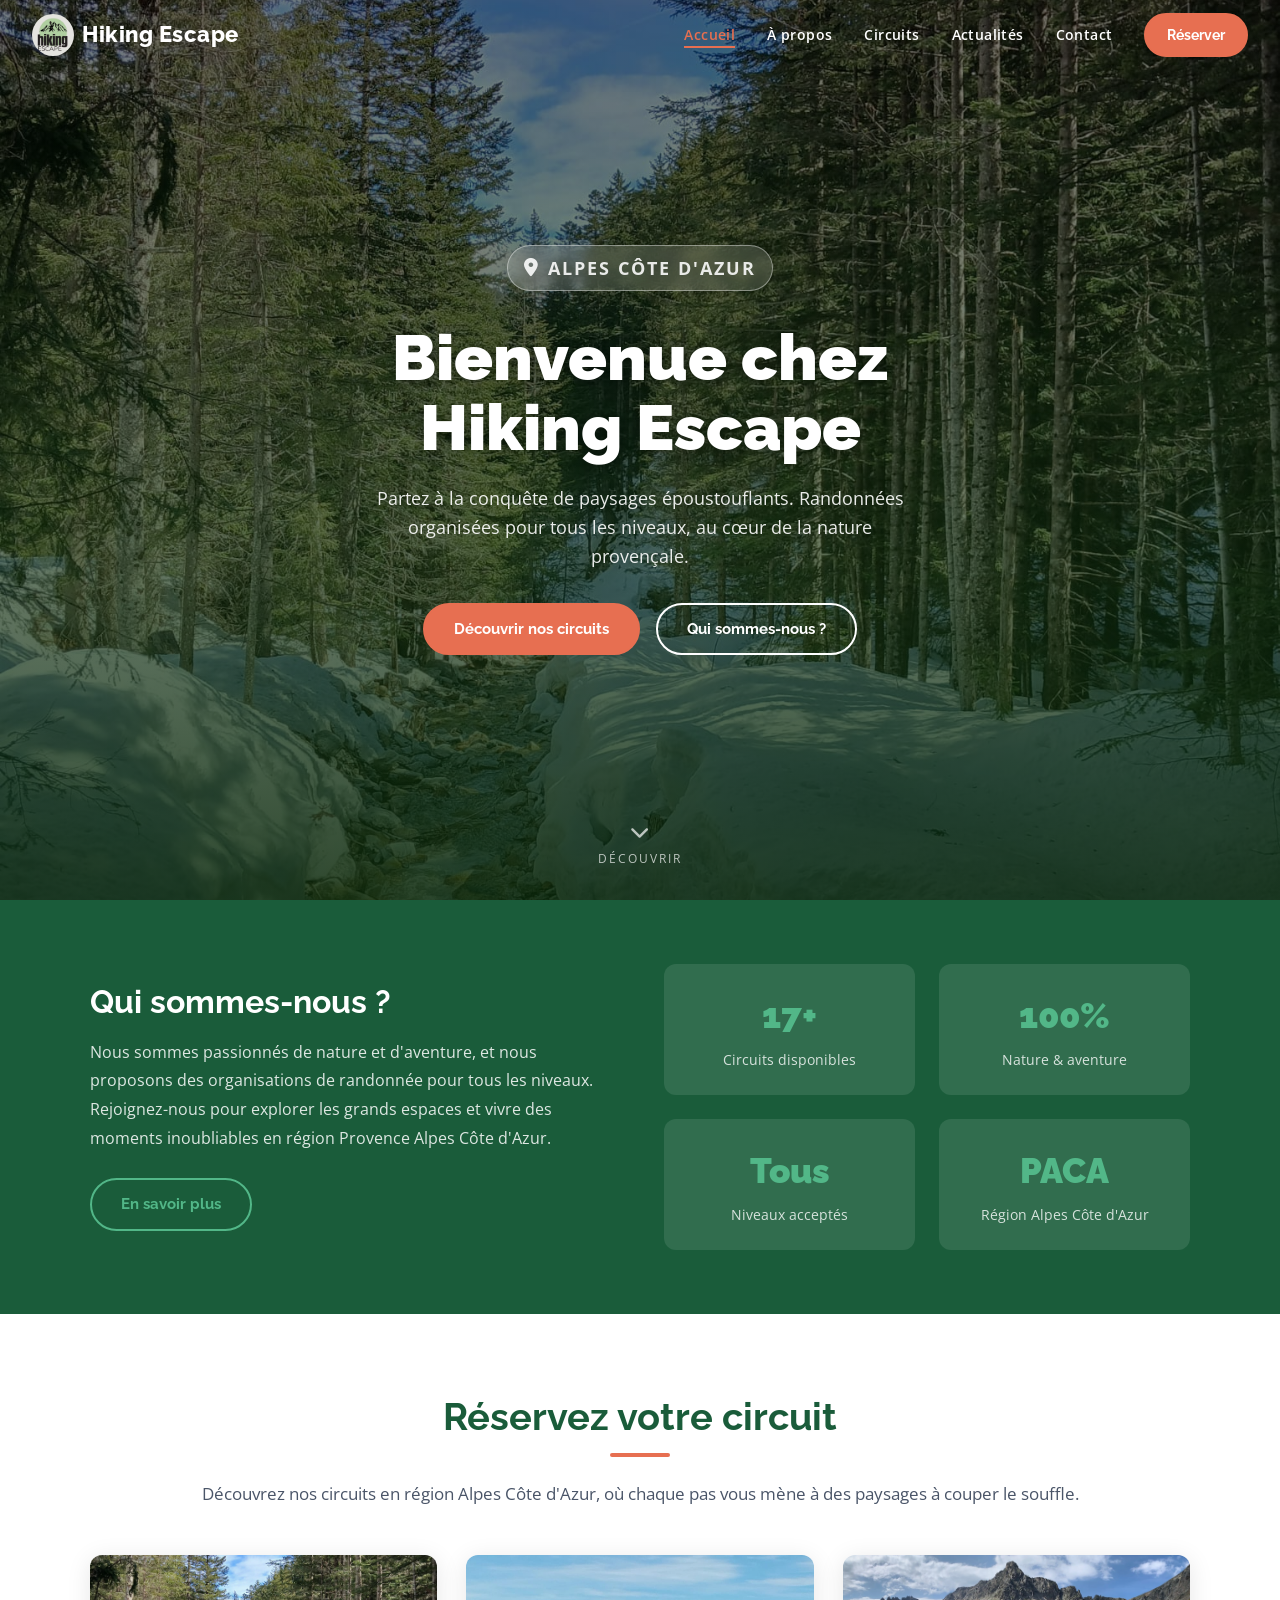
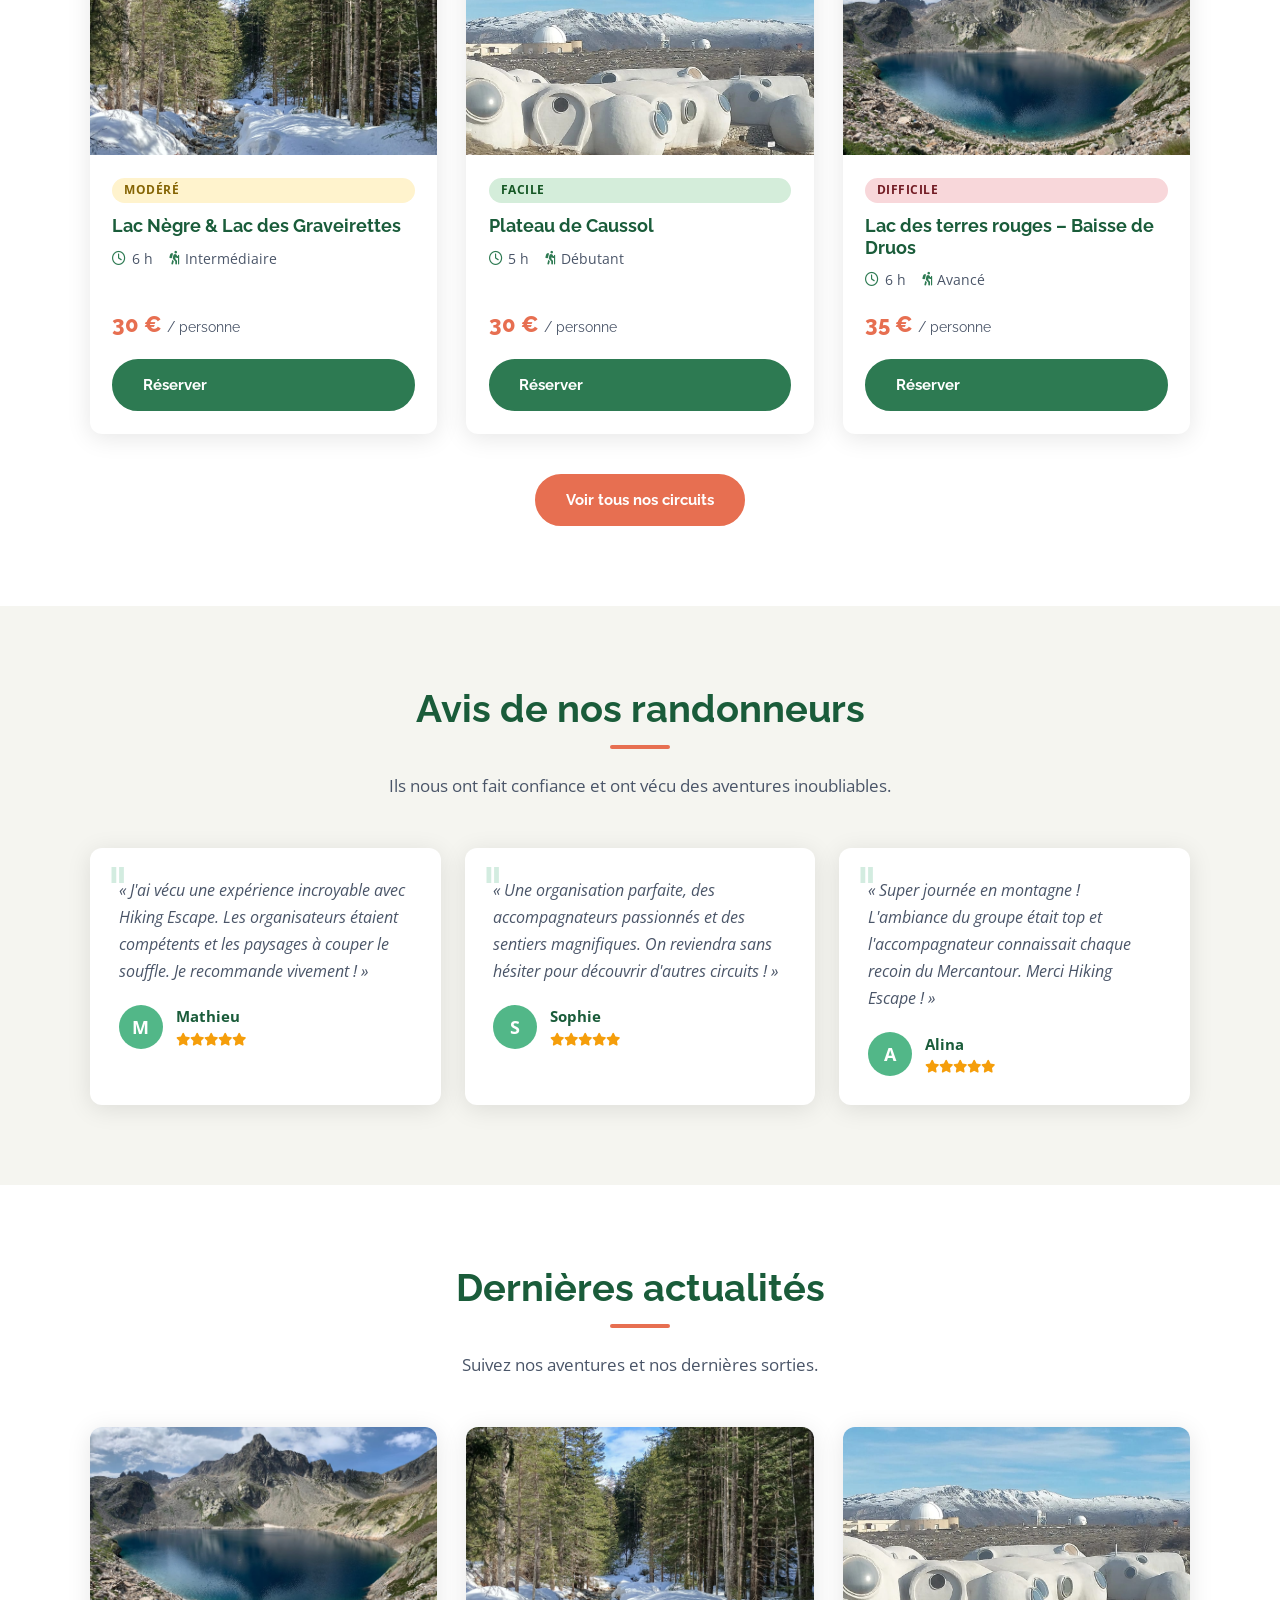
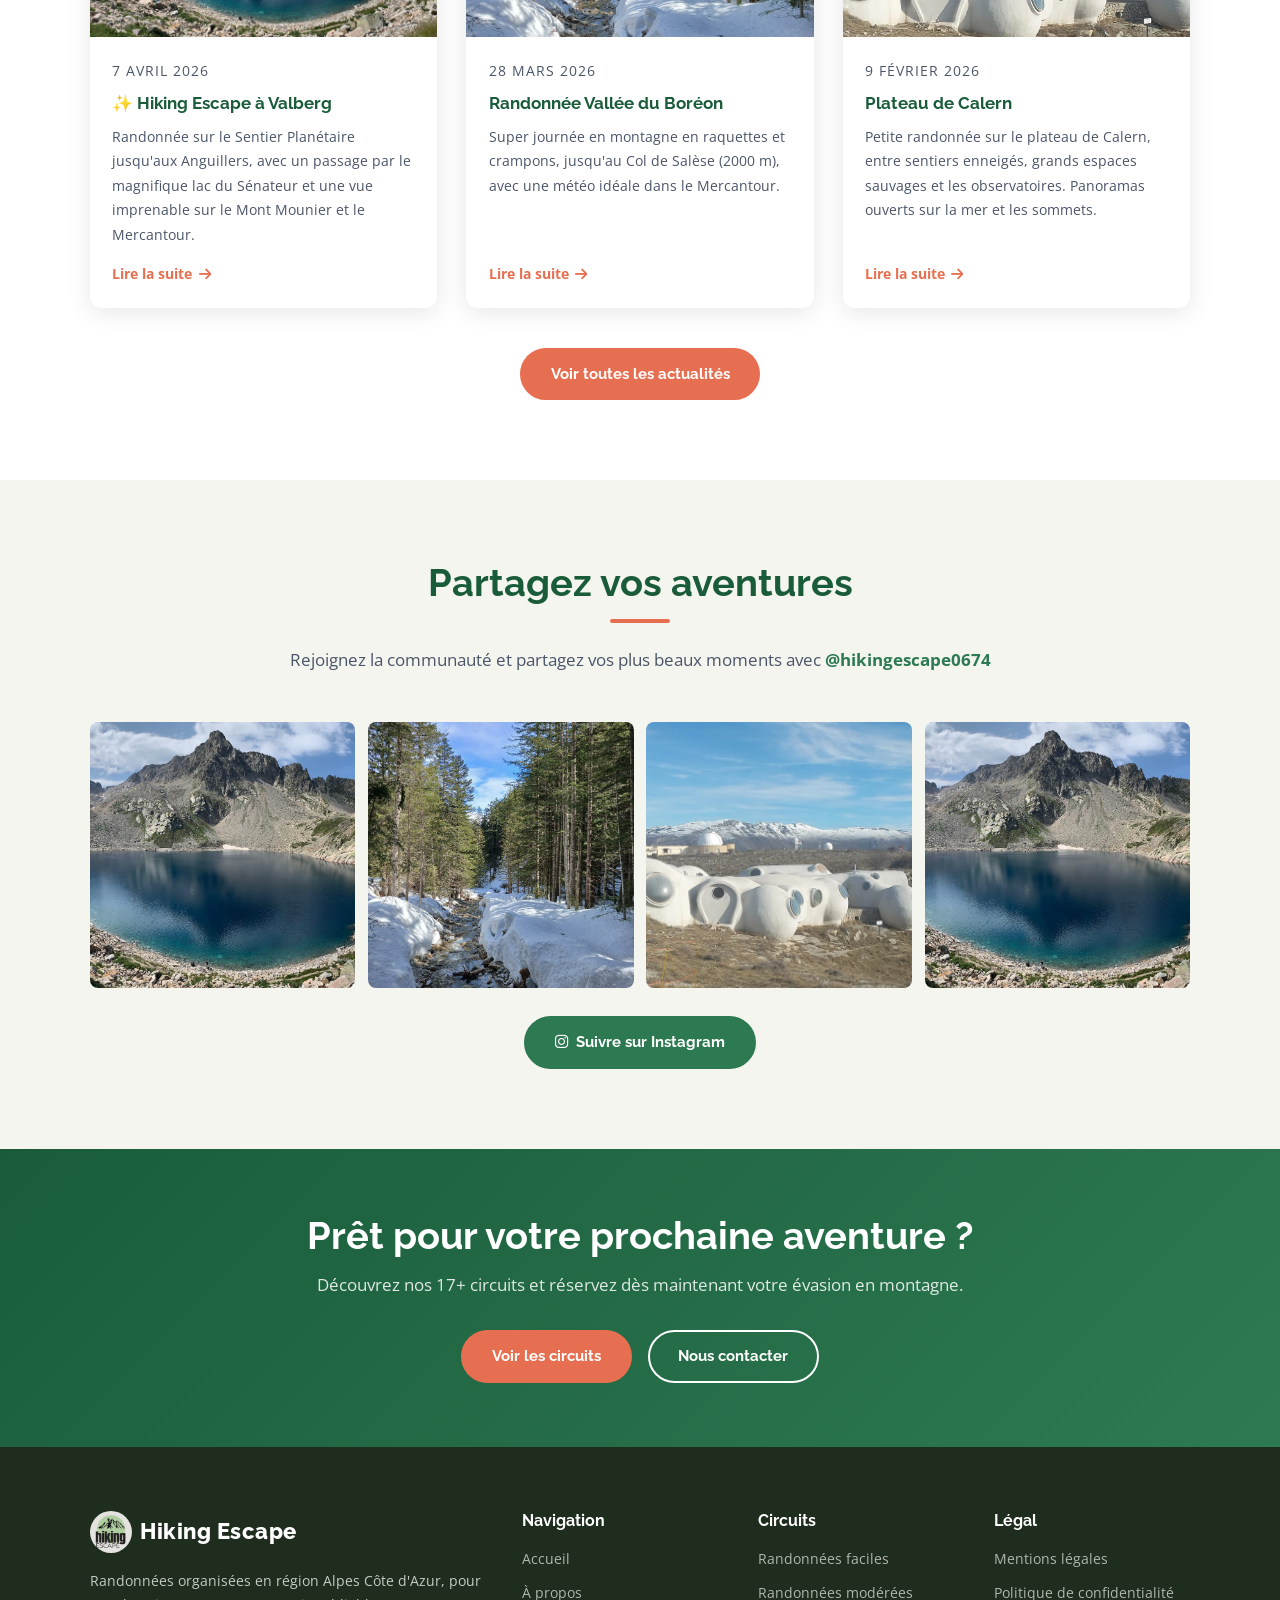
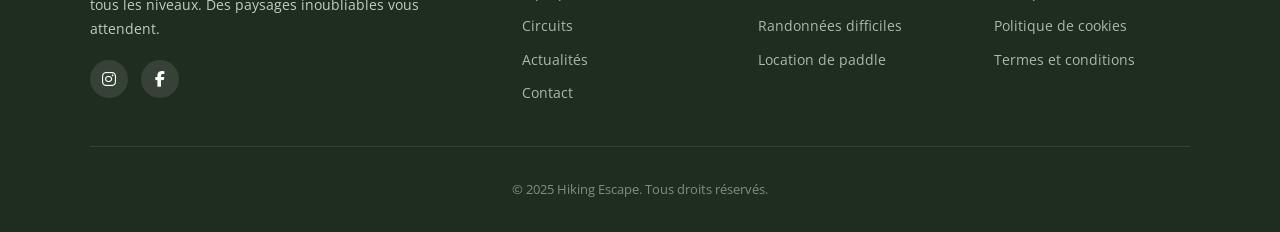
<file: index.html>
﻿<!DOCTYPE html>
<html lang="fr">
<head>
  <meta charset="UTF-8" />
  <meta name="viewport" content="width=device-width, initial-scale=1.0" />
  <title>Hiking Escape – Randonnées Alpes Côte d'Azur</title>
  <meta name="description" content="Hiking Escape organise des randonnées pour tous les niveaux en région Alpes Côte d'Azur. Découvrez des paysages à couper le souffle." />
  <link rel="preconnect" href="https://fonts.googleapis.com" />
  <link rel="preconnect" href="https://fonts.gstatic.com" crossorigin />
  <link href="https://fonts.googleapis.com/css2?family=Raleway:wght@400;600;700;800;900&family=Open+Sans:wght@400;500;600&display=swap" rel="stylesheet" />
  <link rel="stylesheet" href="https://cdnjs.cloudflare.com/ajax/libs/font-awesome/6.5.0/css/all.min.css" />
  <link rel="icon" href="favicon.svg" type="image/svg+xml" />
  <link rel="stylesheet" href="css/style.css" />
</head>
<body>

  <!-- ===================== NAVBAR ===================== -->
  <nav class="navbar" id="navbar">
    <a href="index.html" class="nav-logo">
      <img src="logo.jpeg" alt="Logo Hiking Escape" />
      Hiking Escape
    </a>
    <ul class="nav-links">
      <li><a href="index.html"      class="nav-link active">Accueil</a></li>
      <li><a href="a-propos.html"   class="nav-link">À propos</a></li>
      <li><a href="circuits.html"   class="nav-link">Circuits</a></li>
      <li><a href="actualites.html" class="nav-link">Actualités</a></li>
      <li><a href="contact.html"    class="nav-link">Contact</a></li>
      <li><a href="circuits.html"   class="btn btn-primary nav-cta">Réserver</a></li>
    </ul>
    <div class="hamburger" id="hamburger">
      <span></span><span></span><span></span>
    </div>
  </nav>

  <div class="mobile-nav" id="mobileNav">
    <a href="index.html"      class="nav-link active">Accueil</a>
    <a href="a-propos.html"   class="nav-link">À propos</a>
    <a href="circuits.html"   class="nav-link">Circuits</a>
    <a href="actualites.html" class="nav-link">Actualités</a>
    <a href="contact.html"    class="nav-link">Contact</a>
    <a href="circuits.html"   class="btn btn-primary" style="margin-top:.5rem;text-align:center;">Réserver</a>
  </div>

  <!-- ===================== HERO ===================== -->
  <section class="hero" style="background-image:url('images/495101_8d3f61cd86a04f29be95e4344a2143c3~mv2.jpeg');">
    <div class="hero-overlay"></div>
    <div class="hero-content">
      <p class="hero-eyebrow"><i class="fa-solid fa-location-dot"></i> Alpes Côte d'Azur</p>
      <h1>Bienvenue chez<br>Hiking Escape</h1>
      <p>Partez à la conquête de paysages époustouflants. Randonnées organisées pour tous les niveaux, au cœur de la nature provençale.</p>
      <div class="hero-buttons">
        <a href="circuits.html" class="btn btn-primary">Découvrir nos circuits</a>
        <a href="a-propos.html" class="btn btn-outline">Qui sommes-nous  ?</a>
      </div>
    </div>
    <div class="hero-scroll">
      <i class="fa-solid fa-chevron-down"></i>
      <span>Découvrir</span>
    </div>
  </section>

  <!-- ===================== ABOUT STRIP ===================== -->
  <div class="about-strip">
    <div class="about-strip-inner">
      <div>
        <h2>Qui sommes-nous ?</h2>
        <p>Nous sommes passionnés de nature et d'aventure, et nous proposons des organisations de randonnée pour tous les niveaux. Rejoignez-nous pour explorer les grands espaces et vivre des moments inoubliables en région Provence Alpes Côte d'Azur.</p>
        <br/>
        <a href="a-propos.html" class="btn btn-outline" style="border-color:var(--green-light);color:var(--green-light);">En savoir plus</a>
      </div>
      <div class="stats-grid">
        <div class="stat-card">
          <div class="stat-number">17+</div>
          <div class="stat-label">Circuits disponibles</div>
        </div>
        <div class="stat-card">
          <div class="stat-number">100%</div>
          <div class="stat-label">Nature & aventure</div>
        </div>
        <div class="stat-card">
          <div class="stat-number">Tous</div>
          <div class="stat-label">Niveaux acceptés</div>
        </div>
        <div class="stat-card">
          <div class="stat-number">PACA</div>
          <div class="stat-label">Région Alpes Côte d'Azur</div>
        </div>
      </div>
    </div>
  </div>

  <!-- ===================== CIRCUITS aperçu ===================== -->
  <section class="circuits-section">
    <div class="container">
      <h2 class="section-title">Réservez votre circuit</h2>
      <div class="section-divider"></div>
      <p class="section-subtitle">Découvrez nos circuits en région Alpes Côte d'Azur, où chaque pas vous mène à des paysages à couper le souffle.</p>
      <div class="circuits-grid">

        <div class="circuit-card">
          <img class="circuit-card-img" src="images/495101_8d3f61cd86a04f29be95e4344a2143c3~mv2.jpeg" alt="Lac Nègre" loading="lazy" />
          <div class="circuit-body">
            <span class="circuit-badge badge-medium">Modéré</span>
            <h3>Lac Nègre & Lac des Graveirettes</h3>
            <div class="circuit-meta">
              <span><i class="fa-regular fa-clock"></i> 6 h</span>
              <span><i class="fa-solid fa-person-hiking"></i> Intermédiaire</span>
            </div>
            <div class="circuit-price">30 € <span>/ personne</span></div>
            <a href="circuits.html" class="btn btn-green">Réserver</a>
          </div>
        </div>

        <div class="circuit-card">
          <img class="circuit-card-img" src="images/495101_030021464d9749cb96fd32b245657bca~mv2.jpeg" alt="Plateau de Caussol" loading="lazy" />
          <div class="circuit-body">
            <span class="circuit-badge badge-easy">Facile</span>
            <h3>Plateau de Caussol</h3>
            <div class="circuit-meta">
              <span><i class="fa-regular fa-clock"></i> 5 h</span>
              <span><i class="fa-solid fa-person-hiking"></i> Débutant</span>
            </div>
            <div class="circuit-price">30 € <span>/ personne</span></div>
            <a href="circuits.html" class="btn btn-green">Réserver</a>
          </div>
        </div>

        <div class="circuit-card">
          <img class="circuit-card-img" src="images/495101_748d737d24454e569f3c154f74122f5d~mv2.jpeg" alt="Lac des terres rouges" loading="lazy" />
          <div class="circuit-body">
            <span class="circuit-badge badge-hard">Difficile</span>
            <h3>Lac des terres rouges – Baisse de Druos</h3>
            <div class="circuit-meta">
              <span><i class="fa-regular fa-clock"></i> 6 h</span>
              <span><i class="fa-solid fa-person-hiking"></i> Avancé</span>
            </div>
            <div class="circuit-price">35 € <span>/ personne</span></div>
            <a href="circuits.html" class="btn btn-green">Réserver</a>
          </div>
        </div>

      </div>
      <div style="text-align:center;margin-top:2.5rem;">
        <a href="circuits.html" class="btn btn-primary">Voir tous nos circuits</a>
      </div>
    </div>
  </section>

  <!-- ===================== TÉMOIGNAGES ===================== -->
  <section class="testimonials-section">
    <div class="container">
      <h2 class="section-title">Avis de nos randonneurs</h2>
      <div class="section-divider"></div>
      <p class="section-subtitle">Ils nous ont fait confiance et ont vécu des aventures inoubliables.</p>
      <div class="testimonials-grid">

        <div class="testimonial-card">
          <p class="testimonial-text">« J'ai vécu une expérience incroyable avec Hiking Escape. Les organisateurs étaient compétents et les paysages à couper le souffle. Je recommande vivement ! »</p>
          <div class="testimonial-author">
            <div class="testimonial-avatar">M</div>
            <div>
              <div class="testimonial-name">Mathieu</div>
              <div class="testimonial-stars">
                <i class="fa-solid fa-star"></i><i class="fa-solid fa-star"></i><i class="fa-solid fa-star"></i><i class="fa-solid fa-star"></i><i class="fa-solid fa-star"></i>
              </div>
            </div>
          </div>
        </div>

        <div class="testimonial-card">
          <p class="testimonial-text">« Une organisation parfaite, des accompagnateurs passionnés et des sentiers magnifiques. On reviendra sans hésiter pour découvrir d'autres circuits ! »</p>
          <div class="testimonial-author">
            <div class="testimonial-avatar">S</div>
            <div>
              <div class="testimonial-name">Sophie</div>
              <div class="testimonial-stars">
                <i class="fa-solid fa-star"></i><i class="fa-solid fa-star"></i><i class="fa-solid fa-star"></i><i class="fa-solid fa-star"></i><i class="fa-solid fa-star"></i>
              </div>
            </div>
          </div>
        </div>

        <div class="testimonial-card">
          <p class="testimonial-text">« Super journée en montagne ! L'ambiance du groupe était top et l'accompagnateur connaissait chaque recoin du Mercantour. Merci Hiking Escape ! »</p>
          <div class="testimonial-author">
            <div class="testimonial-avatar">A</div>
            <div>
              <div class="testimonial-name">Alina</div>
              <div class="testimonial-stars">
                <i class="fa-solid fa-star"></i><i class="fa-solid fa-star"></i><i class="fa-solid fa-star"></i><i class="fa-solid fa-star"></i><i class="fa-solid fa-star"></i>
              </div>
            </div>
          </div>
        </div>

      </div>
    </div>
  </section>

  <!-- ===================== ACTUALITÉS ===================== -->
  <section class="news-section">
    <div class="container">
      <h2 class="section-title">Dernières actualités</h2>
      <div class="section-divider"></div>
      <p class="section-subtitle">Suivez nos aventures et nos dernières sorties.</p>
      <div class="news-grid">

        <div class="news-card">
          <img src="images/495101_748d737d24454e569f3c154f74122f5d~mv2.jpeg" alt="Hiking Escape à Valberg" loading="lazy" />
          <div class="news-body">
            <p class="news-date">7 Avril 2026</p>
            <h3>✨ Hiking Escape à Valberg</h3>
            <p>Randonnée sur le Sentier Planétaire jusqu'aux Anguillers, avec un passage par le magnifique lac du Sénateur et une vue imprenable sur le Mont Mounier et le Mercantour.</p>
            <a href="actualites.html" class="news-link">Lire la suite <i class="fa-solid fa-arrow-right"></i></a>
          </div>
        </div>

        <div class="news-card">
          <img src="images/495101_8d3f61cd86a04f29be95e4344a2143c3~mv2.jpeg" alt="Randonnée Vallée du Boréon" loading="lazy" />
          <div class="news-body">
            <p class="news-date">28 Mars 2026</p>
            <h3>Randonnée Vallée du Boréon</h3>
            <p>Super journée en montagne en raquettes et crampons, jusqu'au Col de Salèse (2000 m), avec une météo idéale dans le Mercantour.</p>
            <a href="actualites.html" class="news-link">Lire la suite <i class="fa-solid fa-arrow-right"></i></a>
          </div>
        </div>

        <div class="news-card">
          <img src="images/495101_030021464d9749cb96fd32b245657bca~mv2.jpeg" alt="Plateau de Calern" loading="lazy" />
          <div class="news-body">
            <p class="news-date">9 Février 2026</p>
            <h3>Plateau de Calern</h3>
            <p>Petite randonnée sur le plateau de Calern, entre sentiers enneigés, grands espaces sauvages et les observatoires. Panoramas ouverts sur la mer et les sommets.</p>
            <a href="actualites.html" class="news-link">Lire la suite <i class="fa-solid fa-arrow-right"></i></a>
          </div>
        </div>

      </div>
      <div style="text-align:center;margin-top:2.5rem;">
        <a href="actualites.html" class="btn btn-primary">Voir toutes les actualités</a>
      </div>
    </div>
  </section>

  <!-- ===================== INSTAGRAM ===================== -->
  <section class="instagram-section">
    <div class="container">
      <div class="instagram-header">
        <h2 class="section-title">Partagez vos aventures</h2>
        <div class="section-divider"></div>
        <p class="section-subtitle">Rejoignez la communauté et partagez vos plus beaux moments avec <span class="handle">@hikingescape0674</span></p>
      </div>
      <div class="instagram-grid">
        <a href="https://www.instagram.com/hikingescape0674" target="_blank" rel="noopener" class="insta-item">
          <img src="images/495101_748d737d24454e569f3c154f74122f5d~mv2.jpeg" alt="Instagram" loading="lazy" />
        </a>
        <a href="https://www.instagram.com/hikingescape0674" target="_blank" rel="noopener" class="insta-item">
          <img src="images/495101_8d3f61cd86a04f29be95e4344a2143c3~mv2.jpeg" alt="Instagram" loading="lazy" />
        </a>
        <a href="https://www.instagram.com/hikingescape0674" target="_blank" rel="noopener" class="insta-item">
          <img src="images/495101_030021464d9749cb96fd32b245657bca~mv2.jpeg" alt="Instagram" loading="lazy" />
        </a>
        <a href="https://www.instagram.com/hikingescape0674" target="_blank" rel="noopener" class="insta-item">
          <img src="images/495101_748d737d24454e569f3c154f74122f5d~mv2.jpeg" alt="Instagram" loading="lazy" />
        </a>
      </div>
      <div style="text-align:center;margin-top:1.8rem;">
        <a href="https://www.instagram.com/hikingescape0674" target="_blank" rel="noopener" class="btn btn-green">
          <i class="fa-brands fa-instagram"></i>&nbsp; Suivre sur Instagram
        </a>
      </div>
    </div>
  </section>

  <!-- ===================== CTA ===================== -->
  <section class="cta-band">
    <div class="container">
      <h2>Prêt pour votre prochaine aventure ?</h2>
      <p>Découvrez nos 17+ circuits et réservez dès maintenant votre évasion en montagne.</p>
      <a href="circuits.html" class="btn btn-primary">Voir les circuits</a>
      &nbsp;&nbsp;
      <a href="contact.html" class="btn btn-outline">Nous contacter</a>
    </div>
  </section>

  <!-- ===================== FOOTER ===================== -->
  <footer>
    <div class="footer-inner">
      <div class="footer-brand">
        <div class="nav-logo">
          <img src="logo.jpeg" alt="Logo" />
          Hiking Escape
        </div>
        <p>Randonnées organisées en région Alpes Côte d'Azur, pour tous les niveaux. Des paysages inoubliables vous attendent.</p>
        <div class="footer-social">
          <a href="https://www.instagram.com/hikingescape0674" target="_blank" rel="noopener" class="social-icon"><i class="fa-brands fa-instagram"></i></a>
          <a href="#" class="social-icon"><i class="fa-brands fa-facebook-f"></i></a>
        </div>
      </div>
      <div>
        <h4>Navigation</h4>
        <ul class="footer-links">
          <li><a href="index.html">Accueil</a></li>
          <li><a href="a-propos.html">À propos</a></li>
          <li><a href="circuits.html">Circuits</a></li>
          <li><a href="actualites.html">Actualités</a></li>
          <li><a href="contact.html">Contact</a></li>
        </ul>
      </div>
      <div>
        <h4>Circuits</h4>
        <ul class="footer-links">
          <li><a href="circuits.html">Randonnées faciles</a></li>
          <li><a href="circuits.html">Randonnées modérées</a></li>
          <li><a href="circuits.html">Randonnées difficiles</a></li>
          <li><a href="circuits.html">Location de paddle</a></li>
        </ul>
      </div>
      <div>
        <h4>Légal</h4>
        <ul class="footer-links">
          <li><a href="mentions-legales.html">Mentions légales</a></li>
          <li><a href="politique-confidentialite.html">Politique de confidentialité</a></li>
          <li><a href="politique-cookies.html">Politique de cookies</a></li>
          <li><a href="termes-conditions.html">Termes et conditions</a></li>
        </ul>
      </div>
    </div>
    <div class="footer-bottom">
      <p>© 2025 Hiking Escape. Tous droits réservés.</p>
    </div>
  </footer>

  <script>
    const navbar = document.getElementById('navbar');
    window.addEventListener('scroll', () => {
      navbar.classList.toggle('scrolled', window.scrollY > 50);
    });
    const hamburger = document.getElementById('hamburger');
    const mobileNav = document.getElementById('mobileNav');
    hamburger.addEventListener('click', () => {
      hamburger.classList.toggle('open');
      mobileNav.classList.toggle('open');
    });
    mobileNav.querySelectorAll('a').forEach(link => {
      link.addEventListener('click', () => {
        hamburger.classList.remove('open');
        mobileNav.classList.remove('open');
      });
    });
  </script>

</body>
</html>
</file>
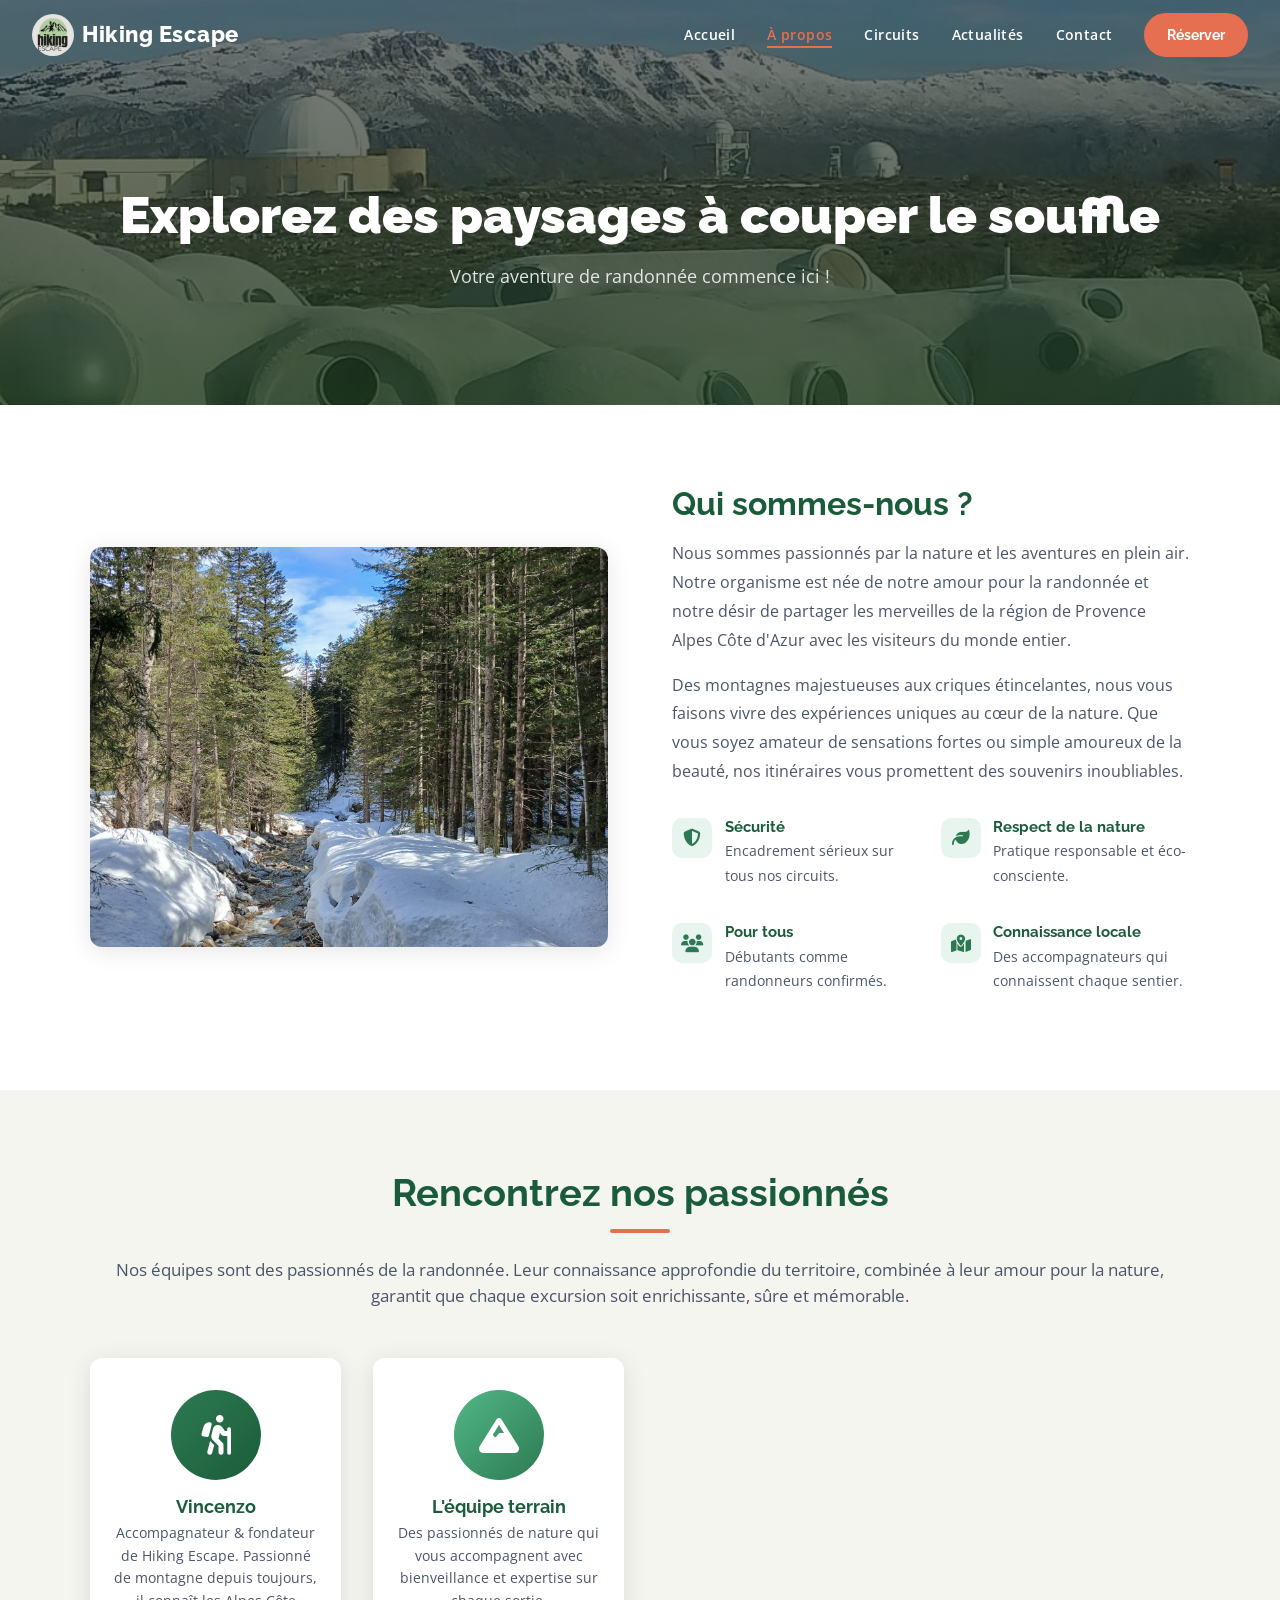
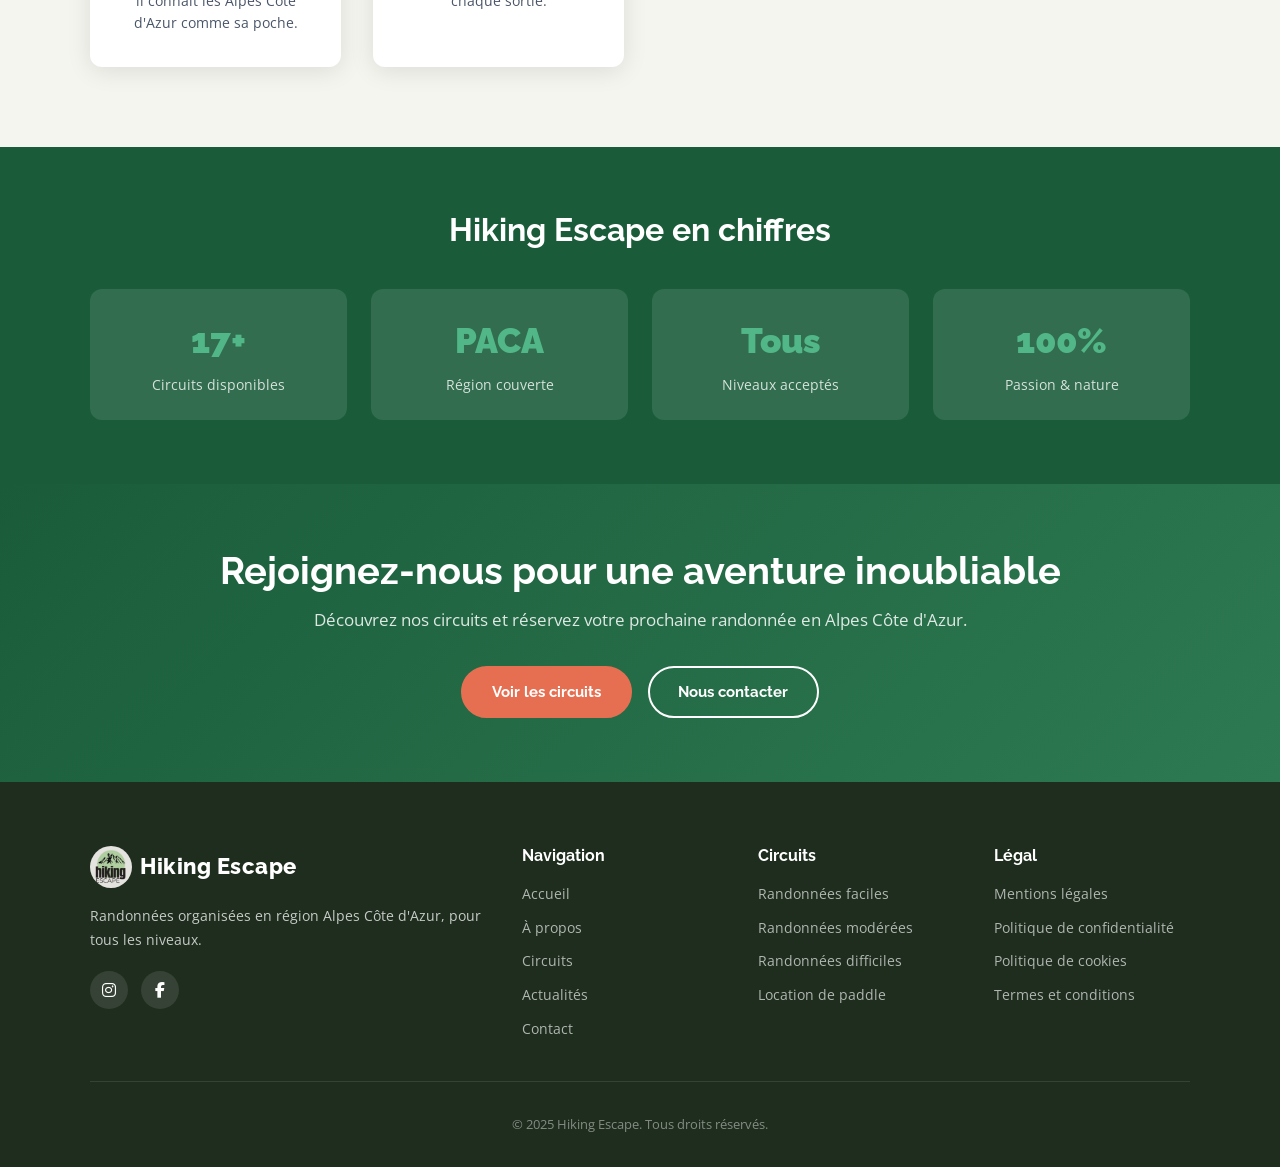
<file: a-propos.html>
﻿<!DOCTYPE html>
<html lang="fr">
<head>
  <meta charset="UTF-8" />
  <meta name="viewport" content="width=device-width, initial-scale=1.0" />
  <title>À propos – Hiking Escape</title>
  <meta name="description" content="Découvrez l'histoire et la passion derrière Hiking Escape, votre organisateur de randonnées en Alpes Côte d'Azur." />
  <link rel="preconnect" href="https://fonts.googleapis.com" />
  <link rel="preconnect" href="https://fonts.gstatic.com" crossorigin />
  <link href="https://fonts.googleapis.com/css2?family=Raleway:wght@400;600;700;800;900&family=Open+Sans:wght@400;500;600&display=swap" rel="stylesheet" />
  <link rel="stylesheet" href="https://cdnjs.cloudflare.com/ajax/libs/font-awesome/6.5.0/css/all.min.css" />
  <link rel="icon" href="favicon.svg" type="image/svg+xml" />
  <link rel="stylesheet" href="css/style.css" />
</head>
<body>

  <!-- NAVBAR -->
  <nav class="navbar scrolled" id="navbar">
    <a href="index.html" class="nav-logo">
      <img src="logo.jpeg" alt="Logo Hiking Escape" />
      Hiking Escape
    </a>
    <ul class="nav-links">
      <li><a href="index.html"      class="nav-link">Accueil</a></li>
      <li><a href="a-propos.html"   class="nav-link active">À propos</a></li>
      <li><a href="circuits.html"   class="nav-link">Circuits</a></li>
      <li><a href="actualites.html" class="nav-link">Actualités</a></li>
      <li><a href="contact.html"    class="nav-link">Contact</a></li>
      <li><a href="circuits.html"   class="btn btn-primary nav-cta">Réserver</a></li>
    </ul>
    <div class="hamburger" id="hamburger">
      <span></span><span></span><span></span>
    </div>
  </nav>

  <div class="mobile-nav" id="mobileNav">
    <a href="index.html"      class="nav-link">Accueil</a>
    <a href="a-propos.html"   class="nav-link active">À propos</a>
    <a href="circuits.html"   class="nav-link">Circuits</a>
    <a href="actualites.html" class="nav-link">Actualités</a>
    <a href="contact.html"    class="nav-link">Contact</a>
    <a href="circuits.html"   class="btn btn-primary" style="margin-top:.5rem;text-align:center;">Réserver</a>
  </div>

  <!-- PAGE HERO -->
  <div class="page-hero" style="background-image:url('images/495101_030021464d9749cb96fd32b245657bca~mv2.jpeg');">
    <div class="page-hero-overlay"></div>
    <div class="page-hero-content">
      <h1>Explorez des paysages à couper le souffle</h1>
      <p>Votre aventure de randonnée commence ici !</p>
    </div>
  </div>

  <!-- QUI SOMMES-NOUS -->
  <section class="about-content">
    <div class="container">
      <div class="about-grid">
        <div class="about-image">
          <img src="images/495101_8d3f61cd86a04f29be95e4344a2143c3~mv2.jpeg" alt="Randonnée Hiking Escape" loading="lazy" />
        </div>
        <div class="about-text">
          <h2>Qui sommes-nous ?</h2>
          <p>Nous sommes passionnés par la nature et les aventures en plein air. Notre organisme est née de notre amour pour la randonnée et notre désir de partager les merveilles de la région de Provence Alpes Côte d'Azur avec les visiteurs du monde entier.</p>
          <p>Des montagnes majestueuses aux criques étincelantes, nous vous faisons vivre des expériences uniques au cœur de la nature. Que vous soyez amateur de sensations fortes ou simple amoureux de la beauté, nos itinéraires vous promettent des souvenirs inoubliables.</p>
          <div class="about-values">
            <div class="value-item">
              <div class="value-icon"><i class="fa-solid fa-shield-halved"></i></div>
              <div class="value-text">
                <h4>Sécurité</h4>
                <p>Encadrement sérieux sur tous nos circuits.</p>
              </div>
            </div>
            <div class="value-item">
              <div class="value-icon"><i class="fa-solid fa-leaf"></i></div>
              <div class="value-text">
                <h4>Respect de la nature</h4>
                <p>Pratique responsable et éco-consciente.</p>
              </div>
            </div>
            <div class="value-item">
              <div class="value-icon"><i class="fa-solid fa-users"></i></div>
              <div class="value-text">
                <h4>Pour tous</h4>
                <p>Débutants comme randonneurs confirmés.</p>
              </div>
            </div>
            <div class="value-item">
              <div class="value-icon"><i class="fa-solid fa-map-location-dot"></i></div>
              <div class="value-text">
                <h4>Connaissance locale</h4>
                <p>Des accompagnateurs qui connaissent chaque sentier.</p>
              </div>
            </div>
          </div>
        </div>
      </div>
    </div>
  </section>

  <!-- ÉQUIPE -->
  <section class="team-section">
    <div class="container">
      <h2 class="section-title">Rencontrez nos passionnés</h2>
      <div class="section-divider"></div>
      <p class="section-subtitle">Nos équipes sont des passionnés de la randonnée. Leur connaissance approfondie du territoire, combinée à leur amour pour la nature, garantit que chaque excursion soit enrichissante, sûre et mémorable.</p>
      <div class="team-grid">

        <div class="team-card">
          <div class="team-avatar">
            <i class="fa-solid fa-person-hiking"></i>
          </div>
          <h3>Vincenzo</h3>
          <p>Accompagnateur & fondateur de Hiking Escape. Passionné de montagne depuis toujours, il connaît les Alpes Côte d'Azur comme sa poche.</p>
        </div>

        <div class="team-card">
          <div class="team-avatar" style="background:linear-gradient(135deg,#52b788,#2d7a52);">
            <i class="fa-solid fa-mountain"></i>
          </div>
          <h3>L'équipe terrain</h3>
          <p>Des passionnés de nature qui vous accompagnent avec bienveillance et expertise sur chaque sortie.</p>
        </div>

      </div>
    </div>
  </section>

  <!-- STATS -->
  <div class="about-strip" style="padding:4rem 1.5rem;">
    <div style="max-width:1100px;margin:0 auto;text-align:center;">
      <h2 style="color:#fff;margin-bottom:2.5rem;font-size:clamp(1.5rem,3vw,2rem);">Hiking Escape en chiffres</h2>
      <div style="display:grid;grid-template-columns:repeat(auto-fit,minmax(180px,1fr));gap:1.5rem;">
        <div class="stat-card">
          <div class="stat-number">17+</div>
          <div class="stat-label">Circuits disponibles</div>
        </div>
        <div class="stat-card">
          <div class="stat-number">PACA</div>
          <div class="stat-label">Région couverte</div>
        </div>
        <div class="stat-card">
          <div class="stat-number">Tous</div>
          <div class="stat-label">Niveaux acceptés</div>
        </div>
        <div class="stat-card">
          <div class="stat-number">100%</div>
          <div class="stat-label">Passion & nature</div>
        </div>
      </div>
    </div>
  </div>

  <!-- CTA -->
  <section class="cta-band">
    <div class="container">
      <h2>Rejoignez-nous pour une aventure inoubliable</h2>
      <p>Découvrez nos circuits et réservez votre prochaine randonnée en Alpes Côte d'Azur.</p>
      <a href="circuits.html" class="btn btn-primary">Voir les circuits</a>
      &nbsp;&nbsp;
      <a href="contact.html" class="btn btn-outline">Nous contacter</a>
    </div>
  </section>

  <!-- FOOTER -->
  <footer>
    <div class="footer-inner">
      <div class="footer-brand">
        <div class="nav-logo">
          <img src="logo.jpeg" alt="Logo" />
          Hiking Escape
        </div>
        <p>Randonnées organisées en région Alpes Côte d'Azur, pour tous les niveaux.</p>
        <div class="footer-social">
          <a href="https://www.instagram.com/hikingescape0674" target="_blank" rel="noopener" class="social-icon"><i class="fa-brands fa-instagram"></i></a>
          <a href="#" class="social-icon"><i class="fa-brands fa-facebook-f"></i></a>
        </div>
      </div>
      <div>
        <h4>Navigation</h4>
        <ul class="footer-links">
          <li><a href="index.html">Accueil</a></li>
          <li><a href="a-propos.html">À propos</a></li>
          <li><a href="circuits.html">Circuits</a></li>
          <li><a href="actualites.html">Actualités</a></li>
          <li><a href="contact.html">Contact</a></li>
        </ul>
      </div>
      <div>
        <h4>Circuits</h4>
        <ul class="footer-links">
          <li><a href="circuits.html">Randonnées faciles</a></li>
          <li><a href="circuits.html">Randonnées modérées</a></li>
          <li><a href="circuits.html">Randonnées difficiles</a></li>
          <li><a href="circuits.html">Location de paddle</a></li>
        </ul>
      </div>
      <div>
        <h4>Légal</h4>
        <ul class="footer-links">
          <li><a href="mentions-legales.html">Mentions légales</a></li>
          <li><a href="politique-confidentialite.html">Politique de confidentialité</a></li>
          <li><a href="politique-cookies.html">Politique de cookies</a></li>
          <li><a href="termes-conditions.html">Termes et conditions</a></li>
        </ul>
      </div>
    </div>
    <div class="footer-bottom">
      <p>© 2025 Hiking Escape. Tous droits réservés.</p>
    </div>
  </footer>

  <script>
    const navbar = document.getElementById('navbar');
    window.addEventListener('scroll', () => {
      navbar.classList.toggle('scrolled', window.scrollY > 50);
    });
    const hamburger = document.getElementById('hamburger');
    const mobileNav = document.getElementById('mobileNav');
    hamburger.addEventListener('click', () => {
      hamburger.classList.toggle('open');
      mobileNav.classList.toggle('open');
    });
    mobileNav.querySelectorAll('a').forEach(link => {
      link.addEventListener('click', () => {
        hamburger.classList.remove('open');
        mobileNav.classList.remove('open');
      });
    });
  </script>

</body>
</html>
</file>
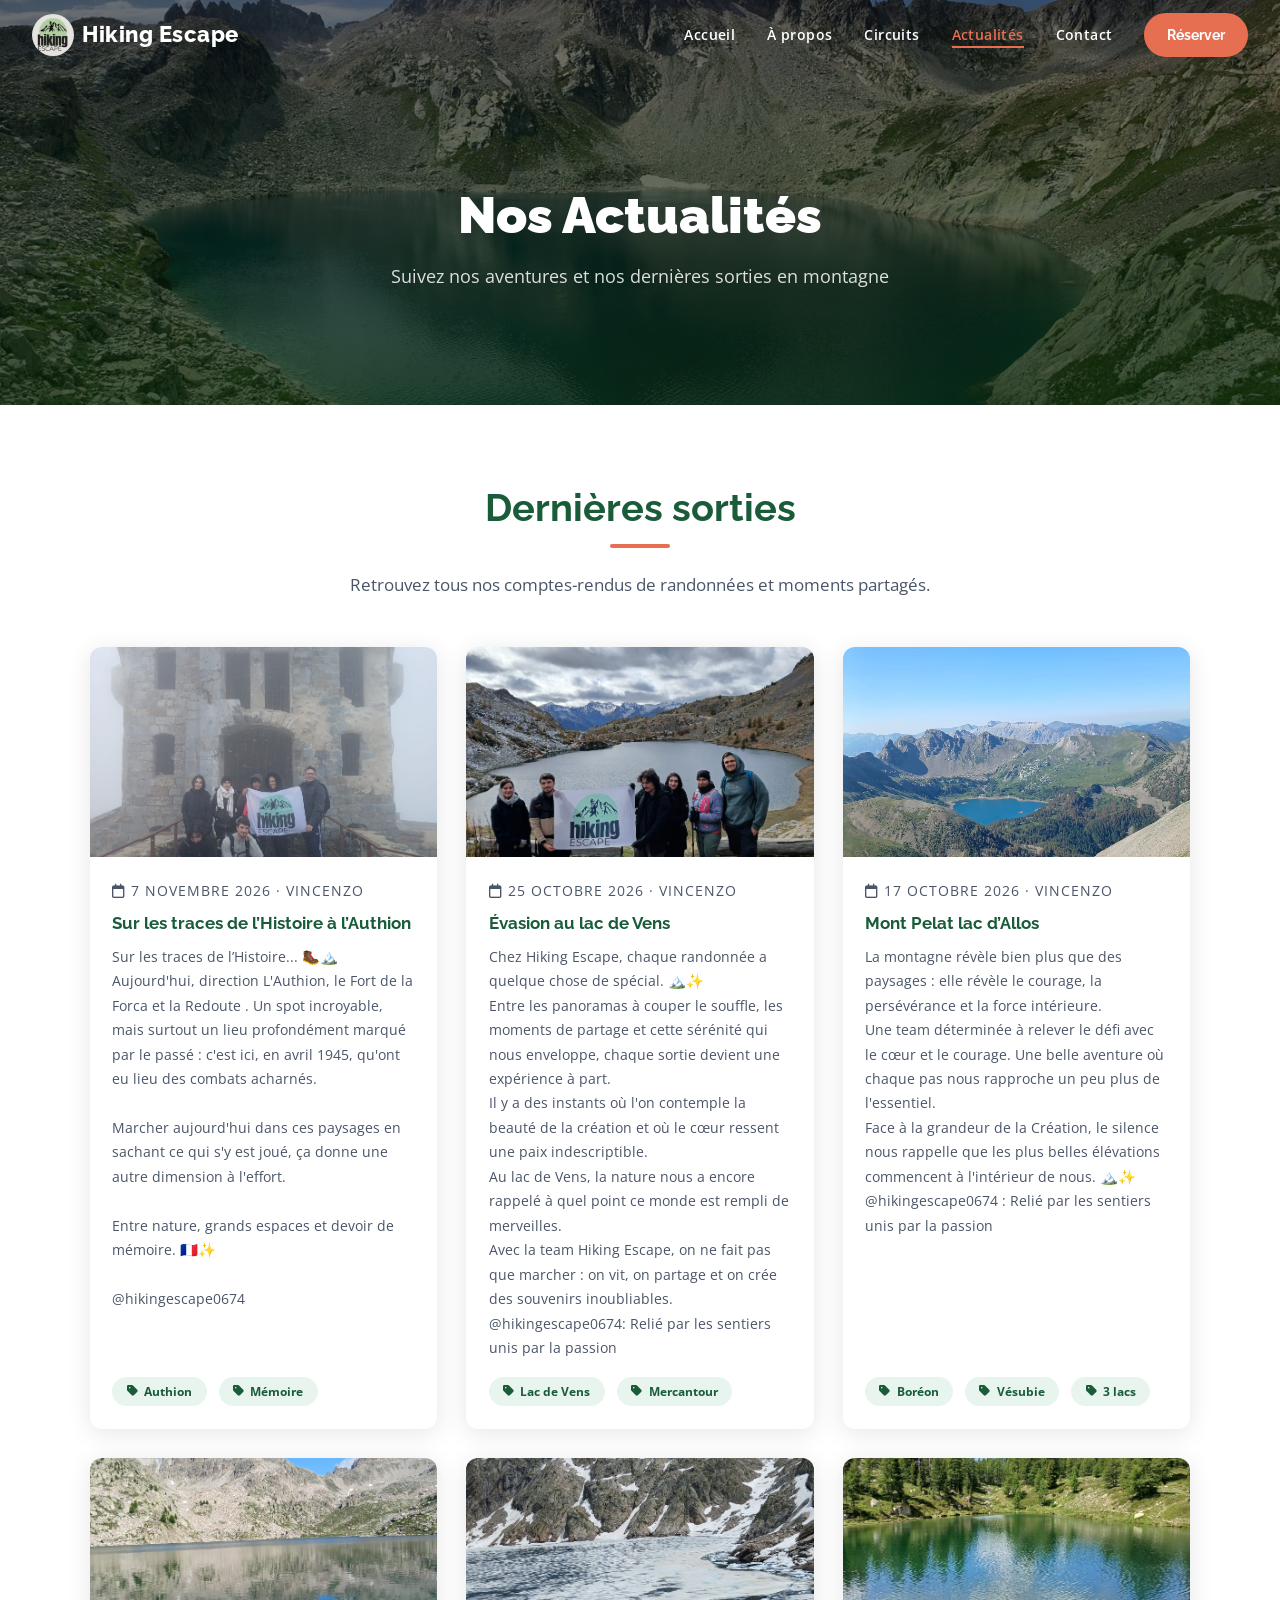
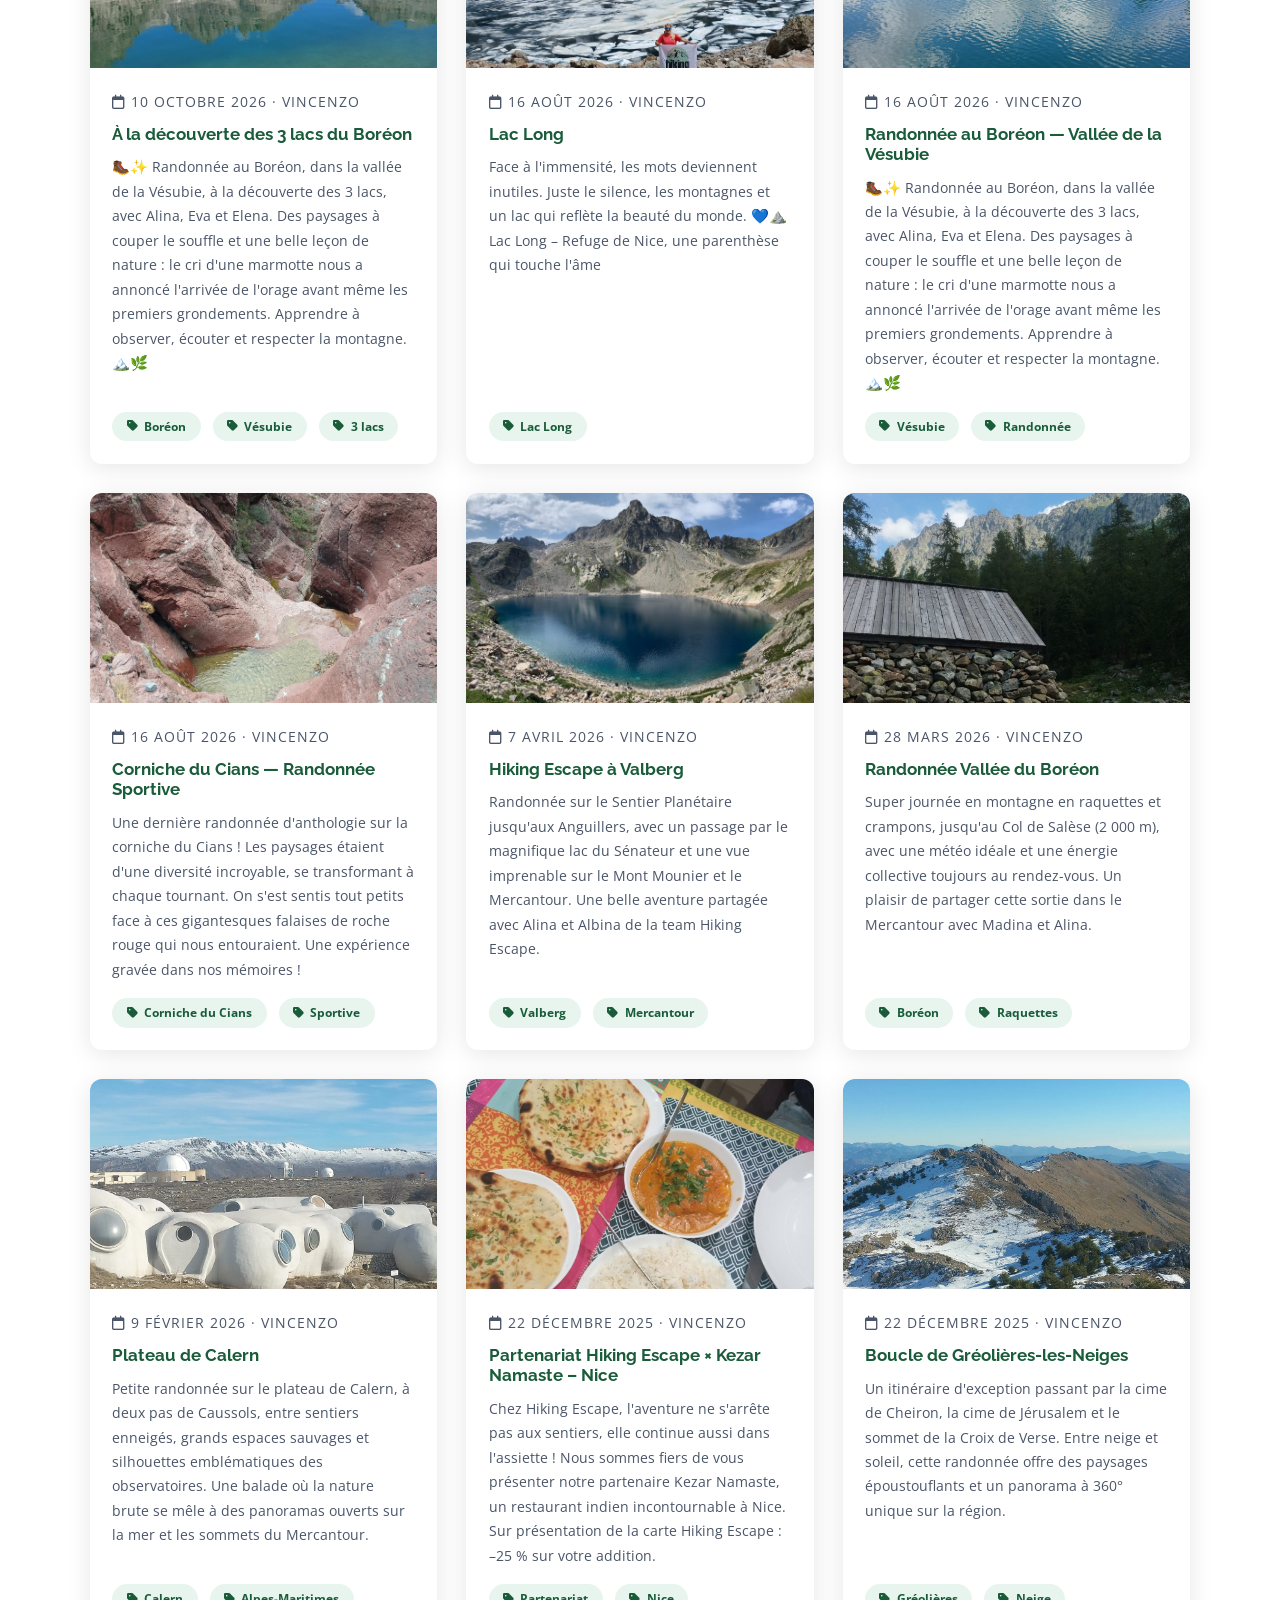
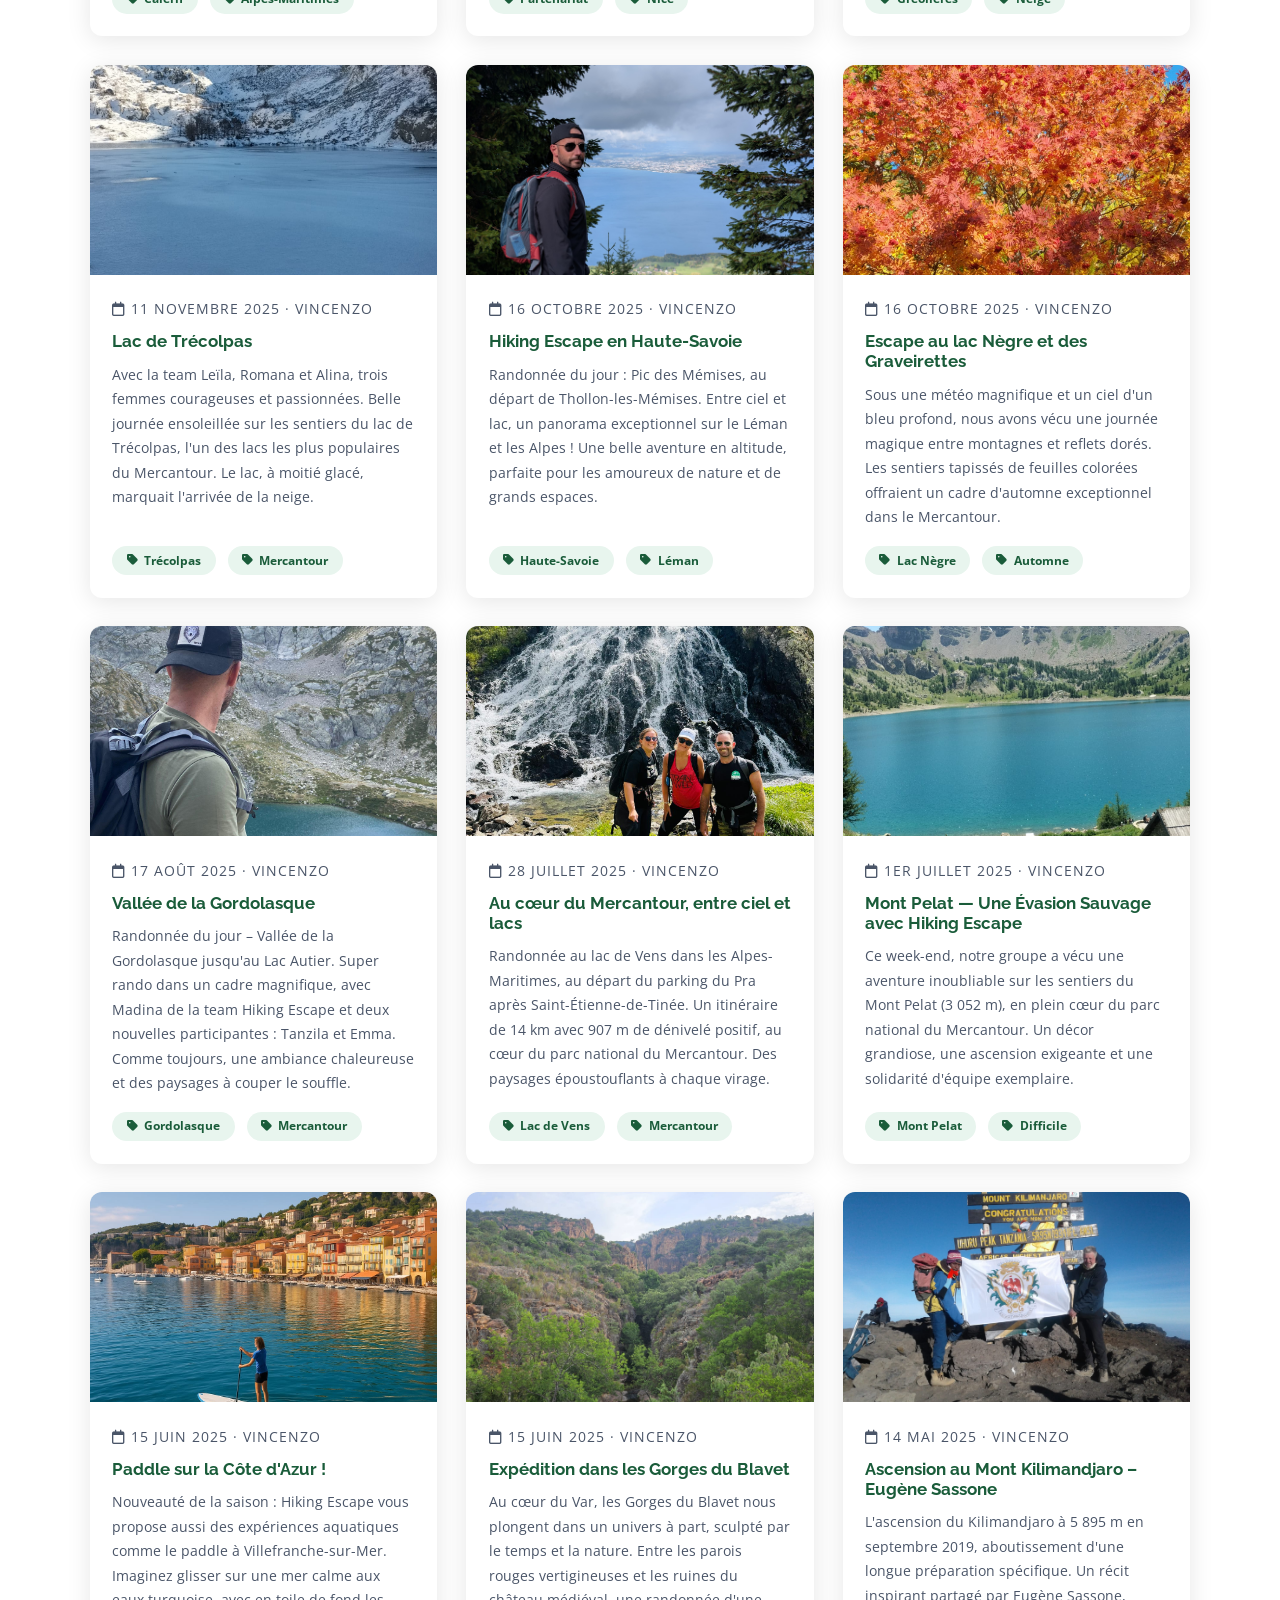
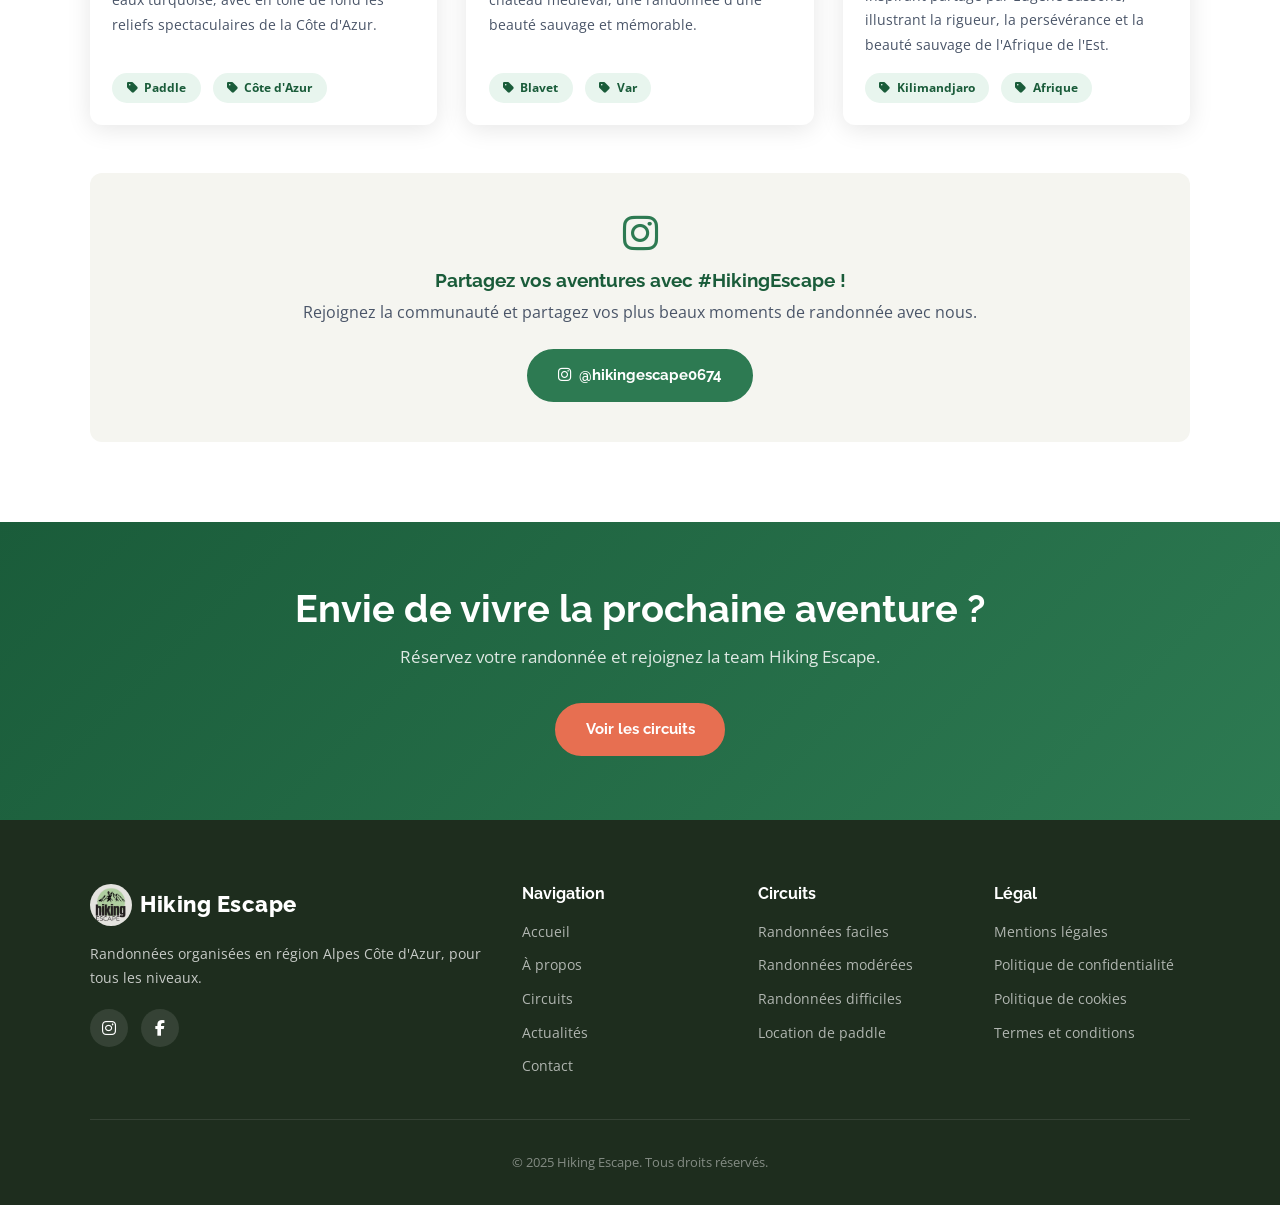
<file: actualites.html>
﻿<!DOCTYPE html>
<html lang="fr">
<head>
  <meta charset="UTF-8" />
  <meta name="viewport" content="width=device-width, initial-scale=1.0" />
  <title>Actualités – Hiking Escape</title>
  <meta name="description" content="Suivez les dernières sorties et aventures de Hiking Escape en Alpes Côte d'Azur." />
  <link rel="preconnect" href="https://fonts.googleapis.com" />
  <link rel="preconnect" href="https://fonts.gstatic.com" crossorigin />
  <link href="https://fonts.googleapis.com/css2?family=Raleway:wght@400;600;700;800;900&family=Open+Sans:wght@400;500;600&display=swap" rel="stylesheet" />
  <link rel="stylesheet" href="https://cdnjs.cloudflare.com/ajax/libs/font-awesome/6.5.0/css/all.min.css" />
  <link rel="icon" href="favicon.svg" type="image/svg+xml" />
  <link rel="stylesheet" href="css/style.css" />
</head>
<body>

  <!-- NAVBAR -->
  <nav class="navbar scrolled" id="navbar">
    <a href="index.html" class="nav-logo">
      <img src="logo.jpeg" alt="Logo Hiking Escape" />
      Hiking Escape
    </a>
    <ul class="nav-links">
      <li><a href="index.html"      class="nav-link">Accueil</a></li>
      <li><a href="a-propos.html"   class="nav-link">À propos</a></li>
      <li><a href="circuits.html"   class="nav-link">Circuits</a></li>
      <li><a href="actualites.html" class="nav-link active">Actualités</a></li>
      <li><a href="contact.html"    class="nav-link">Contact</a></li>
      <li><a href="circuits.html"   class="btn btn-primary nav-cta">Réserver</a></li>
    </ul>
    <div class="hamburger" id="hamburger">
      <span></span><span></span><span></span>
    </div>
  </nav>

  <div class="mobile-nav" id="mobileNav">
    <a href="index.html"      class="nav-link">Accueil</a>
    <a href="a-propos.html"   class="nav-link">À propos</a>
    <a href="circuits.html"   class="nav-link">Circuits</a>
    <a href="actualites.html" class="nav-link active">Actualités</a>
    <a href="contact.html"    class="nav-link">Contact</a>
    <a href="circuits.html"   class="btn btn-primary" style="margin-top:.5rem;text-align:center;">Réserver</a>
  </div>

  <!-- PAGE HERO -->
  <div class="page-hero" style="background-image:url('images/495101_748d737d24454e569f3c154f74122f5d~mv2.jpeg');">
    <div class="page-hero-overlay"></div>
    <div class="page-hero-content">
      <h1>Nos Actualités</h1>
      <p>Suivez nos aventures et nos dernières sorties en montagne</p>
    </div>
  </div>

  <!-- ARTICLES -->
  <section class="news-section" style="padding:5rem 1.5rem;">
    <div class="container">
      <h2 class="section-title">Dernières sorties</h2>
      <div class="section-divider"></div>
      <p class="section-subtitle">Retrouvez tous nos comptes-rendus de randonnées et moments partagés.</p>

      <div class="news-grid">

        <!-- NOUVEAU – L'Authion, Fort de la Forca et Redoute -->
        <article class="news-card">
          <img src="images/histoire1.jpeg" alt="L'Authion, Fort de la Forca et la Redoute – Hiking Escape" loading="lazy" />
          <div class="news-body">
            <p class="news-date"><i class="fa-regular fa-calendar"></i> 7 Novembre 2026 · VINCENZO</p>
            <h3>Sur les traces de l’Histoire à l’Authion</h3>
            <p>Sur les traces de l’Histoire... 🥾🏔️<br>Aujourd'hui, direction L'Authion, le Fort de la Forca et la Redoute . Un spot incroyable, mais surtout un lieu profondément marqué par le passé : c'est ici, en avril 1945, qu'ont eu lieu des combats acharnés.<br><br>​Marcher aujourd'hui dans ces paysages en sachant ce qui s'y est joué, ça donne une autre dimension à l'effort.<br><br>​Entre nature, grands espaces et devoir de mémoire. 🇫🇷✨<br><br>@hikingescape0674</p>
            <div style="margin-top:1rem;">
              <span style="display:inline-flex;align-items:center;gap:.4rem;background:#e8f5ee;color:var(--green-dark);padding:.3rem .9rem;border-radius:50px;font-size:.78rem;font-weight:700;"><i class="fa-solid fa-tag"></i> Authion</span>
              &nbsp;
              <span style="display:inline-flex;align-items:center;gap:.4rem;background:#e8f5ee;color:var(--green-dark);padding:.3rem .9rem;border-radius:50px;font-size:.78rem;font-weight:700;"><i class="fa-solid fa-tag"></i> Mémoire</span>
            </div>
          </div>
        </article>

        <!-- NOUVEAU – Lac de Vens -->
        <article class="news-card">
          <img src="images/lac1.jpeg" alt="Lac de Vens – Hiking Escape" loading="lazy" />
          <div class="news-body">
            <p class="news-date"><i class="fa-regular fa-calendar"></i> 25 Octobre 2026 · VINCENZO</p>
            <h3>Évasion au lac de Vens</h3>
            <p>Chez Hiking Escape, chaque randonnée a quelque chose de spécial. 🏔️✨<br>Entre les panoramas à couper le souffle, les moments de partage et cette sérénité qui nous enveloppe, chaque sortie devient une expérience à part.<br>Il y a des instants où l'on contemple la beauté de la création et où le cœur ressent une paix indescriptible.<br>Au lac de Vens, la nature nous a encore rappelé à quel point ce monde est rempli de merveilles.<br>Avec la team Hiking Escape, on ne fait pas que marcher : on vit, on partage et on crée des souvenirs inoubliables.<br>​@hikingescape0674: Relié par les sentiers unis par la passion</p>
            <div style="margin-top:1rem;">
              <span style="display:inline-flex;align-items:center;gap:.4rem;background:#e8f5ee;color:var(--green-dark);padding:.3rem .9rem;border-radius:50px;font-size:.78rem;font-weight:700;"><i class="fa-solid fa-tag"></i> Lac de Vens</span>
              &nbsp;
              <span style="display:inline-flex;align-items:center;gap:.4rem;background:#e8f5ee;color:var(--green-dark);padding:.3rem .9rem;border-radius:50px;font-size:.78rem;font-weight:700;"><i class="fa-solid fa-tag"></i> Mercantour</span>
            </div>
          </div>
        </article>

        <!-- NOUVEAU – Randonnée Boréon, 3 lacs -->
        <article class="news-card">
          <img src="images/boreon2.jpeg" alt="Randonnée au Boréon – Vallée de la Vésubie" loading="lazy" />
          <div class="news-body">
            <p class="news-date"><i class="fa-regular fa-calendar"></i> 17 Octobre 2026 · VINCENZO</p>
            <h3>Mont Pelat lac d’Allos</h3>
            <p>La montagne révèle bien plus que des paysages : elle révèle le courage, la persévérance et la force intérieure.<br>​Une team déterminée à relever le défi avec le cœur et le courage. Une belle aventure où chaque pas nous rapproche un peu plus de l'essentiel.<br>​Face à la grandeur de la Création, le silence nous rappelle que les plus belles élévations commencent à l'intérieur de nous. 🏔️✨<br>​@hikingescape0674 : Relié par les sentiers unis par la passion</p>
            <div style="margin-top:1rem;">
              <span style="display:inline-flex;align-items:center;gap:.4rem;background:#e8f5ee;color:var(--green-dark);padding:.3rem .9rem;border-radius:50px;font-size:.78rem;font-weight:700;"><i class="fa-solid fa-tag"></i> Boréon</span>
              &nbsp;
              <span style="display:inline-flex;align-items:center;gap:.4rem;background:#e8f5ee;color:var(--green-dark);padding:.3rem .9rem;border-radius:50px;font-size:.78rem;font-weight:700;"><i class="fa-solid fa-tag"></i> Vésubie</span>
              &nbsp;
              <span style="display:inline-flex;align-items:center;gap:.4rem;background:#e8f5ee;color:var(--green-dark);padding:.3rem .9rem;border-radius:50px;font-size:.78rem;font-weight:700;"><i class="fa-solid fa-tag"></i> 3 lacs</span>
            </div>
          </div>
        </article>

        <!-- NOUVEAU – Randonnée Boréon, 3 lacs (10 Octobre 2026) -->
        <article class="news-card">
          <img src="images/3lacs.jpeg" alt="Randonnée au Boréon – Vallée de la Vésubie" loading="lazy" />
          <div class="news-body">
            <p class="news-date"><i class="fa-regular fa-calendar"></i> 10 Octobre 2026 · VINCENZO</p>
            <h3>À la découverte des 3 lacs du Boréon</h3>
            <p>🥾✨ Randonnée au Boréon, dans la vallée de la Vésubie, à la découverte des 3 lacs, avec Alina, Eva et Elena. Des paysages à couper le souffle et une belle leçon de nature : le cri d'une marmotte nous a annoncé l'arrivée de l'orage avant même les premiers grondements. Apprendre à observer, écouter et respecter la montagne. 🏔️🌿</p>
            <div style="margin-top:1rem;">
              <span style="display:inline-flex;align-items:center;gap:.4rem;background:#e8f5ee;color:var(--green-dark);padding:.3rem .9rem;border-radius:50px;font-size:.78rem;font-weight:700;"><i class="fa-solid fa-tag"></i> Boréon</span>
              &nbsp;
              <span style="display:inline-flex;align-items:center;gap:.4rem;background:#e8f5ee;color:var(--green-dark);padding:.3rem .9rem;border-radius:50px;font-size:.78rem;font-weight:700;"><i class="fa-solid fa-tag"></i> Vésubie</span>
              &nbsp;
              <span style="display:inline-flex;align-items:center;gap:.4rem;background:#e8f5ee;color:var(--green-dark);padding:.3rem .9rem;border-radius:50px;font-size:.78rem;font-weight:700;"><i class="fa-solid fa-tag"></i> 3 lacs</span>
            </div>
          </div>
        </article>

        <!-- NOUVEAUX – 16 Août 2026 -->
        <article class="news-card">
          <img src="images/lac long.jpeg" alt="Lac Long" loading="lazy" />
          <div class="news-body">
            <p class="news-date"><i class="fa-regular fa-calendar"></i> 16 Août 2026 · VINCENZO</p>
            <h3>Lac Long</h3>
            <p>Face à l'immensité, les mots deviennent inutiles. Juste le silence, les montagnes et un lac qui reflète la beauté du monde. 💙⛰️<br>Lac Long – Refuge de Nice, une parenthèse qui touche l'âme</p>
            <div style="margin-top:1rem;">
              <span style="display:inline-flex;align-items:center;gap:.4rem;background:#e8f5ee;color:var(--green-dark);padding:.3rem .9rem;border-radius:50px;font-size:.78rem;font-weight:700;"><i class="fa-solid fa-tag"></i> Lac Long</span>
            </div>
          </div>
        </article>

        <article class="news-card">
          <img src="images/vallée de la Vésubie.jpeg" alt="Randonnée Vallée de la Vésubie" loading="lazy" />
          <div class="news-body">
            <p class="news-date"><i class="fa-regular fa-calendar"></i> 16 Août 2026 · VINCENZO</p>
            <h3>Randonnée au Boréon — Vallée de la Vésubie</h3>
            <p>🥾✨ Randonnée au Boréon, dans la vallée de la Vésubie, à la découverte des 3 lacs, avec Alina, Eva et Elena. Des paysages à couper le souffle et une belle leçon de nature : le cri d'une marmotte nous a annoncé l'arrivée de l'orage avant même les premiers grondements. Apprendre à observer, écouter et respecter la montagne. 🏔️🌿</p>
            <div style="margin-top:1rem;">
              <span style="display:inline-flex;align-items:center;gap:.4rem;background:#e8f5ee;color:var(--green-dark);padding:.3rem .9rem;border-radius:50px;font-size:.78rem;font-weight:700;"><i class="fa-solid fa-tag"></i> Vésubie</span>
              &nbsp;
              <span style="display:inline-flex;align-items:center;gap:.4rem;background:#e8f5ee;color:var(--green-dark);padding:.3rem .9rem;border-radius:50px;font-size:.78rem;font-weight:700;"><i class="fa-solid fa-tag"></i> Randonnée</span>
            </div>
          </div>
        </article>

        <article class="news-card">
          <img src="images/corniche du cion.jpeg" alt="Corniche du Cians" loading="lazy" />
          <div class="news-body">
            <p class="news-date"><i class="fa-regular fa-calendar"></i> 16 Août 2026 · VINCENZO</p>
            <h3>Corniche du Cians — Randonnée Sportive</h3>
            <p>Une dernière randonnée d'anthologie sur la corniche du Cians ! Les paysages étaient d'une diversité incroyable, se transformant à chaque tournant. On s'est sentis tout petits face à ces gigantesques falaises de roche rouge qui nous entouraient. Une expérience gravée dans nos mémoires !</p>
            <div style="margin-top:1rem;">
              <span style="display:inline-flex;align-items:center;gap:.4rem;background:#e8f5ee;color:var(--green-dark);padding:.3rem .9rem;border-radius:50px;font-size:.78rem;font-weight:700;"><i class="fa-solid fa-tag"></i> Corniche du Cians</span>
              &nbsp;
              <span style="display:inline-flex;align-items:center;gap:.4rem;background:#e8f5ee;color:var(--green-dark);padding:.3rem .9rem;border-radius:50px;font-size:.78rem;font-weight:700;"><i class="fa-solid fa-tag"></i> Sportive</span>
            </div>
          </div>
        </article>

        <!-- 1 – Valberg (article récent non scrappé) -->
        <article class="news-card">
          <img src="images/495101_748d737d24454e569f3c154f74122f5d~mv2.jpeg" alt="Hiking Escape à Valberg" loading="lazy" />
          <div class="news-body">
            <p class="news-date"><i class="fa-regular fa-calendar"></i> 7 Avril 2026 · VINCENZO</p>
            <h3>Hiking Escape à Valberg</h3>
            <p>Randonnée sur le Sentier Planétaire jusqu'aux Anguillers, avec un passage par le magnifique lac du Sénateur et une vue imprenable sur le Mont Mounier et le Mercantour. Une belle aventure partagée avec Alina et Albina de la team Hiking Escape.</p>
            <div style="margin-top:1rem;">
              <span style="display:inline-flex;align-items:center;gap:.4rem;background:#e8f5ee;color:var(--green-dark);padding:.3rem .9rem;border-radius:50px;font-size:.78rem;font-weight:700;"><i class="fa-solid fa-tag"></i> Valberg</span>
              &nbsp;
              <span style="display:inline-flex;align-items:center;gap:.4rem;background:#e8f5ee;color:var(--green-dark);padding:.3rem .9rem;border-radius:50px;font-size:.78rem;font-weight:700;"><i class="fa-solid fa-tag"></i> Mercantour</span>
            </div>
          </div>
        </article>

        <!-- 2 – Boréon (article récent non scrappé) -->
        <article class="news-card">
          <img src="images/495101_07cc9a22027146baa0a38ccf8485a29b~mv2.jpeg" alt="Randonnée Vallée du Boréon" loading="lazy" />
          <div class="news-body">
            <p class="news-date"><i class="fa-regular fa-calendar"></i> 28 Mars 2026 · VINCENZO</p>
            <h3>Randonnée Vallée du Boréon</h3>
            <p>Super journée en montagne en raquettes et crampons, jusqu'au Col de Salèse (2 000 m), avec une météo idéale et une énergie collective toujours au rendez-vous. Un plaisir de partager cette sortie dans le Mercantour avec Madina et Alina.</p>
            <div style="margin-top:1rem;">
              <span style="display:inline-flex;align-items:center;gap:.4rem;background:#e8f5ee;color:var(--green-dark);padding:.3rem .9rem;border-radius:50px;font-size:.78rem;font-weight:700;"><i class="fa-solid fa-tag"></i> Boréon</span>
              &nbsp;
              <span style="display:inline-flex;align-items:center;gap:.4rem;background:#e8f5ee;color:var(--green-dark);padding:.3rem .9rem;border-radius:50px;font-size:.78rem;font-weight:700;"><i class="fa-solid fa-tag"></i> Raquettes</span>
            </div>
          </div>
        </article>

        <!-- 3 – Plateau de Calern (9 fév 2026) -->
        <article class="news-card">
          <img src="images/495101_030021464d9749cb96fd32b245657bca~mv2.jpeg" alt="Plateau de Calern" loading="lazy" />
          <div class="news-body">
            <p class="news-date"><i class="fa-regular fa-calendar"></i> 9 Février 2026 · VINCENZO</p>
            <h3>Plateau de Calern</h3>
            <p>Petite randonnée sur le plateau de Calern, à deux pas de Caussols, entre sentiers enneigés, grands espaces sauvages et silhouettes emblématiques des observatoires. Une balade où la nature brute se mêle à des panoramas ouverts sur la mer et les sommets du Mercantour.</p>
            <div style="margin-top:1rem;">
              <span style="display:inline-flex;align-items:center;gap:.4rem;background:#e8f5ee;color:var(--green-dark);padding:.3rem .9rem;border-radius:50px;font-size:.78rem;font-weight:700;"><i class="fa-solid fa-tag"></i> Calern</span>
              &nbsp;
              <span style="display:inline-flex;align-items:center;gap:.4rem;background:#e8f5ee;color:var(--green-dark);padding:.3rem .9rem;border-radius:50px;font-size:.78rem;font-weight:700;"><i class="fa-solid fa-tag"></i> Alpes-Maritimes</span>
            </div>
          </div>
        </article>

        <!-- 4 – Partenariat Kezar Namaste (22 déc 2025) -->
        <article class="news-card">
          <img src="images/495101_6a3869337cf64dccb1b171df29dbf9c3~mv2.jpeg" alt="Partenariat Hiking Escape × Kezar Namaste" loading="lazy" />
          <div class="news-body">
            <p class="news-date"><i class="fa-regular fa-calendar"></i> 22 Décembre 2025 · VINCENZO</p>
            <h3>Partenariat Hiking Escape × Kezar Namaste – Nice</h3>
            <p>Chez Hiking Escape, l'aventure ne s'arrête pas aux sentiers, elle continue aussi dans l'assiette ! Nous sommes fiers de vous présenter notre partenaire Kezar Namaste, un restaurant indien incontournable à Nice. Sur présentation de la carte Hiking Escape : –25 % sur votre addition.</p>
            <div style="margin-top:1rem;">
              <span style="display:inline-flex;align-items:center;gap:.4rem;background:#e8f5ee;color:var(--green-dark);padding:.3rem .9rem;border-radius:50px;font-size:.78rem;font-weight:700;"><i class="fa-solid fa-tag"></i> Partenariat</span>
              &nbsp;
              <span style="display:inline-flex;align-items:center;gap:.4rem;background:#e8f5ee;color:var(--green-dark);padding:.3rem .9rem;border-radius:50px;font-size:.78rem;font-weight:700;"><i class="fa-solid fa-tag"></i> Nice</span>
            </div>
          </div>
        </article>

        <!-- 5 – Boucle de Gréolières-les-Neiges (22 déc 2025) -->
        <article class="news-card">
          <img src="images/495101_2e716631b7714478b8386273e1a6145a~mv2.jpeg" alt="Boucle de Gréolières-les-Neiges" loading="lazy" />
          <div class="news-body">
            <p class="news-date"><i class="fa-regular fa-calendar"></i> 22 Décembre 2025 · VINCENZO</p>
            <h3>Boucle de Gréolières-les-Neiges</h3>
            <p>Un itinéraire d'exception passant par la cime de Cheiron, la cime de Jérusalem et le sommet de la Croix de Verse. Entre neige et soleil, cette randonnée offre des paysages époustouflants et un panorama à 360° unique sur la région.</p>
            <div style="margin-top:1rem;">
              <span style="display:inline-flex;align-items:center;gap:.4rem;background:#e8f5ee;color:var(--green-dark);padding:.3rem .9rem;border-radius:50px;font-size:.78rem;font-weight:700;"><i class="fa-solid fa-tag"></i> Gréolières</span>
              &nbsp;
              <span style="display:inline-flex;align-items:center;gap:.4rem;background:#e8f5ee;color:var(--green-dark);padding:.3rem .9rem;border-radius:50px;font-size:.78rem;font-weight:700;"><i class="fa-solid fa-tag"></i> Neige</span>
            </div>
          </div>
        </article>

        <!-- 6 – Lac de Trécolpas (11 nov 2025) -->
        <article class="news-card">
          <img src="images/495101_82af6210caba4b15a285494913ae6f76~mv2.jpeg" alt="Lac de Trécolpas" loading="lazy" />
          <div class="news-body">
            <p class="news-date"><i class="fa-regular fa-calendar"></i> 11 Novembre 2025 · VINCENZO</p>
            <h3>Lac de Trécolpas</h3>
            <p>Avec la team Leïla, Romana et Alina, trois femmes courageuses et passionnées. Belle journée ensoleillée sur les sentiers du lac de Trécolpas, l'un des lacs les plus populaires du Mercantour. Le lac, à moitié glacé, marquait l'arrivée de la neige.</p>
            <div style="margin-top:1rem;">
              <span style="display:inline-flex;align-items:center;gap:.4rem;background:#e8f5ee;color:var(--green-dark);padding:.3rem .9rem;border-radius:50px;font-size:.78rem;font-weight:700;"><i class="fa-solid fa-tag"></i> Trécolpas</span>
              &nbsp;
              <span style="display:inline-flex;align-items:center;gap:.4rem;background:#e8f5ee;color:var(--green-dark);padding:.3rem .9rem;border-radius:50px;font-size:.78rem;font-weight:700;"><i class="fa-solid fa-tag"></i> Mercantour</span>
            </div>
          </div>
        </article>

        <!-- 7 – Hiking Escape en Haute-Savoie (16 oct 2025) -->
        <article class="news-card">
          <img src="images/495101_82c1aee071654389a16b29ea300b3dc6~mv2.jpeg" alt="Hiking Escape en Haute-Savoie" loading="lazy" />
          <div class="news-body">
            <p class="news-date"><i class="fa-regular fa-calendar"></i> 16 Octobre 2025 · VINCENZO</p>
            <h3>Hiking Escape en Haute-Savoie</h3>
            <p>Randonnée du jour : Pic des Mémises, au départ de Thollon-les-Mémises. Entre ciel et lac, un panorama exceptionnel sur le Léman et les Alpes ! Une belle aventure en altitude, parfaite pour les amoureux de nature et de grands espaces.</p>
            <div style="margin-top:1rem;">
              <span style="display:inline-flex;align-items:center;gap:.4rem;background:#e8f5ee;color:var(--green-dark);padding:.3rem .9rem;border-radius:50px;font-size:.78rem;font-weight:700;"><i class="fa-solid fa-tag"></i> Haute-Savoie</span>
              &nbsp;
              <span style="display:inline-flex;align-items:center;gap:.4rem;background:#e8f5ee;color:var(--green-dark);padding:.3rem .9rem;border-radius:50px;font-size:.78rem;font-weight:700;"><i class="fa-solid fa-tag"></i> Léman</span>
            </div>
          </div>
        </article>

        <!-- 8 – Randonnée Lac Nègre & Graveirettes (16 oct 2025) -->
        <article class="news-card">
          <img src="images/495101_b4f3eb94f7e146eeaf06e01ec373cae3~mv2.jpeg" alt="Escape au lac Nègre et des Graveirettes" loading="lazy" />
          <div class="news-body">
            <p class="news-date"><i class="fa-regular fa-calendar"></i> 16 Octobre 2025 · VINCENZO</p>
            <h3>Escape au lac Nègre et des Graveirettes</h3>
            <p>Sous une météo magnifique et un ciel d'un bleu profond, nous avons vécu une journée magique entre montagnes et reflets dorés. Les sentiers tapissés de feuilles colorées offraient un cadre d'automne exceptionnel dans le Mercantour.</p>
            <div style="margin-top:1rem;">
              <span style="display:inline-flex;align-items:center;gap:.4rem;background:#e8f5ee;color:var(--green-dark);padding:.3rem .9rem;border-radius:50px;font-size:.78rem;font-weight:700;"><i class="fa-solid fa-tag"></i> Lac Nègre</span>
              &nbsp;
              <span style="display:inline-flex;align-items:center;gap:.4rem;background:#e8f5ee;color:var(--green-dark);padding:.3rem .9rem;border-radius:50px;font-size:.78rem;font-weight:700;"><i class="fa-solid fa-tag"></i> Automne</span>
            </div>
          </div>
        </article>

        <!-- 9 – Vallée de la Gordolasque (17 août 2025) -->
        <article class="news-card">
          <img src="images/495101_9345b43726e54e5db695382d8625aa3c~mv2.jpeg" alt="Vallée de la Gordolasque" loading="lazy" />
          <div class="news-body">
            <p class="news-date"><i class="fa-regular fa-calendar"></i> 17 Août 2025 · VINCENZO</p>
            <h3>Vallée de la Gordolasque</h3>
            <p>Randonnée du jour – Vallée de la Gordolasque jusqu'au Lac Autier. Super rando dans un cadre magnifique, avec Madina de la team Hiking Escape et deux nouvelles participantes : Tanzila et Emma. Comme toujours, une ambiance chaleureuse et des paysages à couper le souffle.</p>
            <div style="margin-top:1rem;">
              <span style="display:inline-flex;align-items:center;gap:.4rem;background:#e8f5ee;color:var(--green-dark);padding:.3rem .9rem;border-radius:50px;font-size:.78rem;font-weight:700;"><i class="fa-solid fa-tag"></i> Gordolasque</span>
              &nbsp;
              <span style="display:inline-flex;align-items:center;gap:.4rem;background:#e8f5ee;color:var(--green-dark);padding:.3rem .9rem;border-radius:50px;font-size:.78rem;font-weight:700;"><i class="fa-solid fa-tag"></i> Mercantour</span>
            </div>
          </div>
        </article>

        <!-- 10 – Au cœur du Mercantour (28 juil 2025) -->
        <article class="news-card">
          <img src="images/495101_7f73c47bad634395b9ff628aa1fbbfac~mv2.jpeg" alt="Au cœur du Mercantour" loading="lazy" />
          <div class="news-body">
            <p class="news-date"><i class="fa-regular fa-calendar"></i> 28 Juillet 2025 · VINCENZO</p>
            <h3>Au cœur du Mercantour, entre ciel et lacs</h3>
            <p>Randonnée au lac de Vens dans les Alpes-Maritimes, au départ du parking du Pra après Saint-Étienne-de-Tinée. Un itinéraire de 14 km avec 907 m de dénivelé positif, au cœur du parc national du Mercantour. Des paysages époustouflants à chaque virage.</p>
            <div style="margin-top:1rem;">
              <span style="display:inline-flex;align-items:center;gap:.4rem;background:#e8f5ee;color:var(--green-dark);padding:.3rem .9rem;border-radius:50px;font-size:.78rem;font-weight:700;"><i class="fa-solid fa-tag"></i> Lac de Vens</span>
              &nbsp;
              <span style="display:inline-flex;align-items:center;gap:.4rem;background:#e8f5ee;color:var(--green-dark);padding:.3rem .9rem;border-radius:50px;font-size:.78rem;font-weight:700;"><i class="fa-solid fa-tag"></i> Mercantour</span>
            </div>
          </div>
        </article>

        <!-- 11 – Mont Pelat (1er juil 2025) -->
        <article class="news-card">
          <img src="images/495101_c49a7e7de39546bc8a082efd4c80bf7c~mv2.jpeg" alt="Mont Pelat – Évasion Sauvage" loading="lazy" />
          <div class="news-body">
            <p class="news-date"><i class="fa-regular fa-calendar"></i> 1er Juillet 2025 · VINCENZO</p>
            <h3>Mont Pelat — Une Évasion Sauvage avec Hiking Escape</h3>
            <p>Ce week-end, notre groupe a vécu une aventure inoubliable sur les sentiers du Mont Pelat (3 052 m), en plein cœur du parc national du Mercantour. Un décor grandiose, une ascension exigeante et une solidarité d'équipe exemplaire.</p>
            <div style="margin-top:1rem;">
              <span style="display:inline-flex;align-items:center;gap:.4rem;background:#e8f5ee;color:var(--green-dark);padding:.3rem .9rem;border-radius:50px;font-size:.78rem;font-weight:700;"><i class="fa-solid fa-tag"></i> Mont Pelat</span>
              &nbsp;
              <span style="display:inline-flex;align-items:center;gap:.4rem;background:#e8f5ee;color:var(--green-dark);padding:.3rem .9rem;border-radius:50px;font-size:.78rem;font-weight:700;"><i class="fa-solid fa-tag"></i> Difficile</span>
            </div>
          </div>
        </article>

        <!-- 12 – Paddle sur la Côte d'Azur (15 juin 2025) -->
        <article class="news-card">
          <img src="images/495101_1ad60192d4284f68b6858a20c5266f6c~mv2.jpeg" alt="Paddle sur la Côte d'Azur" loading="lazy" />
          <div class="news-body">
            <p class="news-date"><i class="fa-regular fa-calendar"></i> 15 Juin 2025 · VINCENZO</p>
            <h3>Paddle sur la Côte d'Azur !</h3>
            <p>Nouveauté de la saison : Hiking Escape vous propose aussi des expériences aquatiques comme le paddle à Villefranche-sur-Mer. Imaginez glisser sur une mer calme aux eaux turquoise, avec en toile de fond les reliefs spectaculaires de la Côte d'Azur.</p>
            <div style="margin-top:1rem;">
              <span style="display:inline-flex;align-items:center;gap:.4rem;background:#e8f5ee;color:var(--green-dark);padding:.3rem .9rem;border-radius:50px;font-size:.78rem;font-weight:700;"><i class="fa-solid fa-tag"></i> Paddle</span>
              &nbsp;
              <span style="display:inline-flex;align-items:center;gap:.4rem;background:#e8f5ee;color:var(--green-dark);padding:.3rem .9rem;border-radius:50px;font-size:.78rem;font-weight:700;"><i class="fa-solid fa-tag"></i> Côte d'Azur</span>
            </div>
          </div>
        </article>

        <!-- 13 – Expédition Gorges du Blavet (15 juin 2025) -->
        <article class="news-card">
          <img src="images/495101_69b79d87dc7f4b2f8eb3edc11bfefb52~mv2.jpeg" alt="Expédition dans les Gorges du Blavet" loading="lazy" />
          <div class="news-body">
            <p class="news-date"><i class="fa-regular fa-calendar"></i> 15 Juin 2025 · VINCENZO</p>
            <h3>Expédition dans les Gorges du Blavet</h3>
            <p>Au cœur du Var, les Gorges du Blavet nous plongent dans un univers à part, sculpté par le temps et la nature. Entre les parois rouges vertigineuses et les ruines du château médiéval, une randonnée d'une beauté sauvage et mémorable.</p>
            <div style="margin-top:1rem;">
              <span style="display:inline-flex;align-items:center;gap:.4rem;background:#e8f5ee;color:var(--green-dark);padding:.3rem .9rem;border-radius:50px;font-size:.78rem;font-weight:700;"><i class="fa-solid fa-tag"></i> Blavet</span>
              &nbsp;
              <span style="display:inline-flex;align-items:center;gap:.4rem;background:#e8f5ee;color:var(--green-dark);padding:.3rem .9rem;border-radius:50px;font-size:.78rem;font-weight:700;"><i class="fa-solid fa-tag"></i> Var</span>
            </div>
          </div>
        </article>

        <!-- 14 – Ascension au Mont Kilimandjaro (14 mai 2025) -->
        <article class="news-card">
          <img src="images/495101_f21059d344494f64bbf43197ff59d1bb~mv2.jpeg" alt="Ascension au Mont Kilimandjaro" loading="lazy" />
          <div class="news-body">
            <p class="news-date"><i class="fa-regular fa-calendar"></i> 14 Mai 2025 · VINCENZO</p>
            <h3>Ascension au Mont Kilimandjaro – Eugène Sassone</h3>
            <p>L'ascension du Kilimandjaro à 5 895 m en septembre 2019, aboutissement d'une longue préparation spécifique. Un récit inspirant partagé par Eugène Sassone, illustrant la rigueur, la persévérance et la beauté sauvage de l'Afrique de l'Est.</p>
            <div style="margin-top:1rem;">
              <span style="display:inline-flex;align-items:center;gap:.4rem;background:#e8f5ee;color:var(--green-dark);padding:.3rem .9rem;border-radius:50px;font-size:.78rem;font-weight:700;"><i class="fa-solid fa-tag"></i> Kilimandjaro</span>
              &nbsp;
              <span style="display:inline-flex;align-items:center;gap:.4rem;background:#e8f5ee;color:var(--green-dark);padding:.3rem .9rem;border-radius:50px;font-size:.78rem;font-weight:700;"><i class="fa-solid fa-tag"></i> Afrique</span>
            </div>
          </div>
        </article>

      </div>

      <!-- Instagram CTA -->
      <div style="background:var(--bg-light);border-radius:var(--radius);padding:2.5rem;text-align:center;margin-top:3rem;">
        <i class="fa-brands fa-instagram" style="font-size:2.5rem;color:var(--green-mid);margin-bottom:1rem;display:block;"></i>
        <h3 style="color:var(--green-dark);margin-bottom:.5rem;">Partagez vos aventures avec #HikingEscape !</h3>
        <p style="color:var(--text-mid);margin-bottom:1.5rem;">Rejoignez la communauté et partagez vos plus beaux moments de randonnée avec nous.</p>
        <a href="https://www.instagram.com/hikingescape0674" target="_blank" rel="noopener" class="btn btn-green">
          <i class="fa-brands fa-instagram"></i>&nbsp; @hikingescape0674
        </a>
      </div>

    </div>
  </section>

  <!-- CTA -->
  <section class="cta-band">
    <div class="container">
      <h2>Envie de vivre la prochaine aventure ?</h2>
      <p>Réservez votre randonnée et rejoignez la team Hiking Escape.</p>
      <a href="circuits.html" class="btn btn-primary">Voir les circuits</a>
    </div>
  </section>

  <!-- FOOTER -->
  <footer>
    <div class="footer-inner">
      <div class="footer-brand">
        <div class="nav-logo">
          <img src="logo.jpeg" alt="Logo" />
          Hiking Escape
        </div>
        <p>Randonnées organisées en région Alpes Côte d'Azur, pour tous les niveaux.</p>
        <div class="footer-social">
          <a href="https://www.instagram.com/hikingescape0674" target="_blank" rel="noopener" class="social-icon"><i class="fa-brands fa-instagram"></i></a>
          <a href="#" class="social-icon"><i class="fa-brands fa-facebook-f"></i></a>
        </div>
      </div>
      <div>
        <h4>Navigation</h4>
        <ul class="footer-links">
          <li><a href="index.html">Accueil</a></li>
          <li><a href="a-propos.html">À propos</a></li>
          <li><a href="circuits.html">Circuits</a></li>
          <li><a href="actualites.html">Actualités</a></li>
          <li><a href="contact.html">Contact</a></li>
        </ul>
      </div>
      <div>
        <h4>Circuits</h4>
        <ul class="footer-links">
          <li><a href="circuits.html">Randonnées faciles</a></li>
          <li><a href="circuits.html">Randonnées modérées</a></li>
          <li><a href="circuits.html">Randonnées difficiles</a></li>
          <li><a href="circuits.html">Location de paddle</a></li>
        </ul>
      </div>
      <div>
        <h4>Légal</h4>
        <ul class="footer-links">
          <li><a href="mentions-legales.html">Mentions légales</a></li>
          <li><a href="politique-confidentialite.html">Politique de confidentialité</a></li>
          <li><a href="politique-cookies.html">Politique de cookies</a></li>
          <li><a href="termes-conditions.html">Termes et conditions</a></li>
        </ul>
      </div>
    </div>
    <div class="footer-bottom">
      <p>© 2025 Hiking Escape. Tous droits réservés.</p>
    </div>
  </footer>

  <script>
    const navbar = document.getElementById('navbar');
    window.addEventListener('scroll', () => {
      navbar.classList.toggle('scrolled', window.scrollY > 50);
    });
    const hamburger = document.getElementById('hamburger');
    const mobileNav = document.getElementById('mobileNav');
    hamburger.addEventListener('click', () => {
      hamburger.classList.toggle('open');
      mobileNav.classList.toggle('open');
    });
    mobileNav.querySelectorAll('a').forEach(link => {
      link.addEventListener('click', () => {
        hamburger.classList.remove('open');
        mobileNav.classList.remove('open');
      });
    });
  </script>

</body>
</html>
</file>
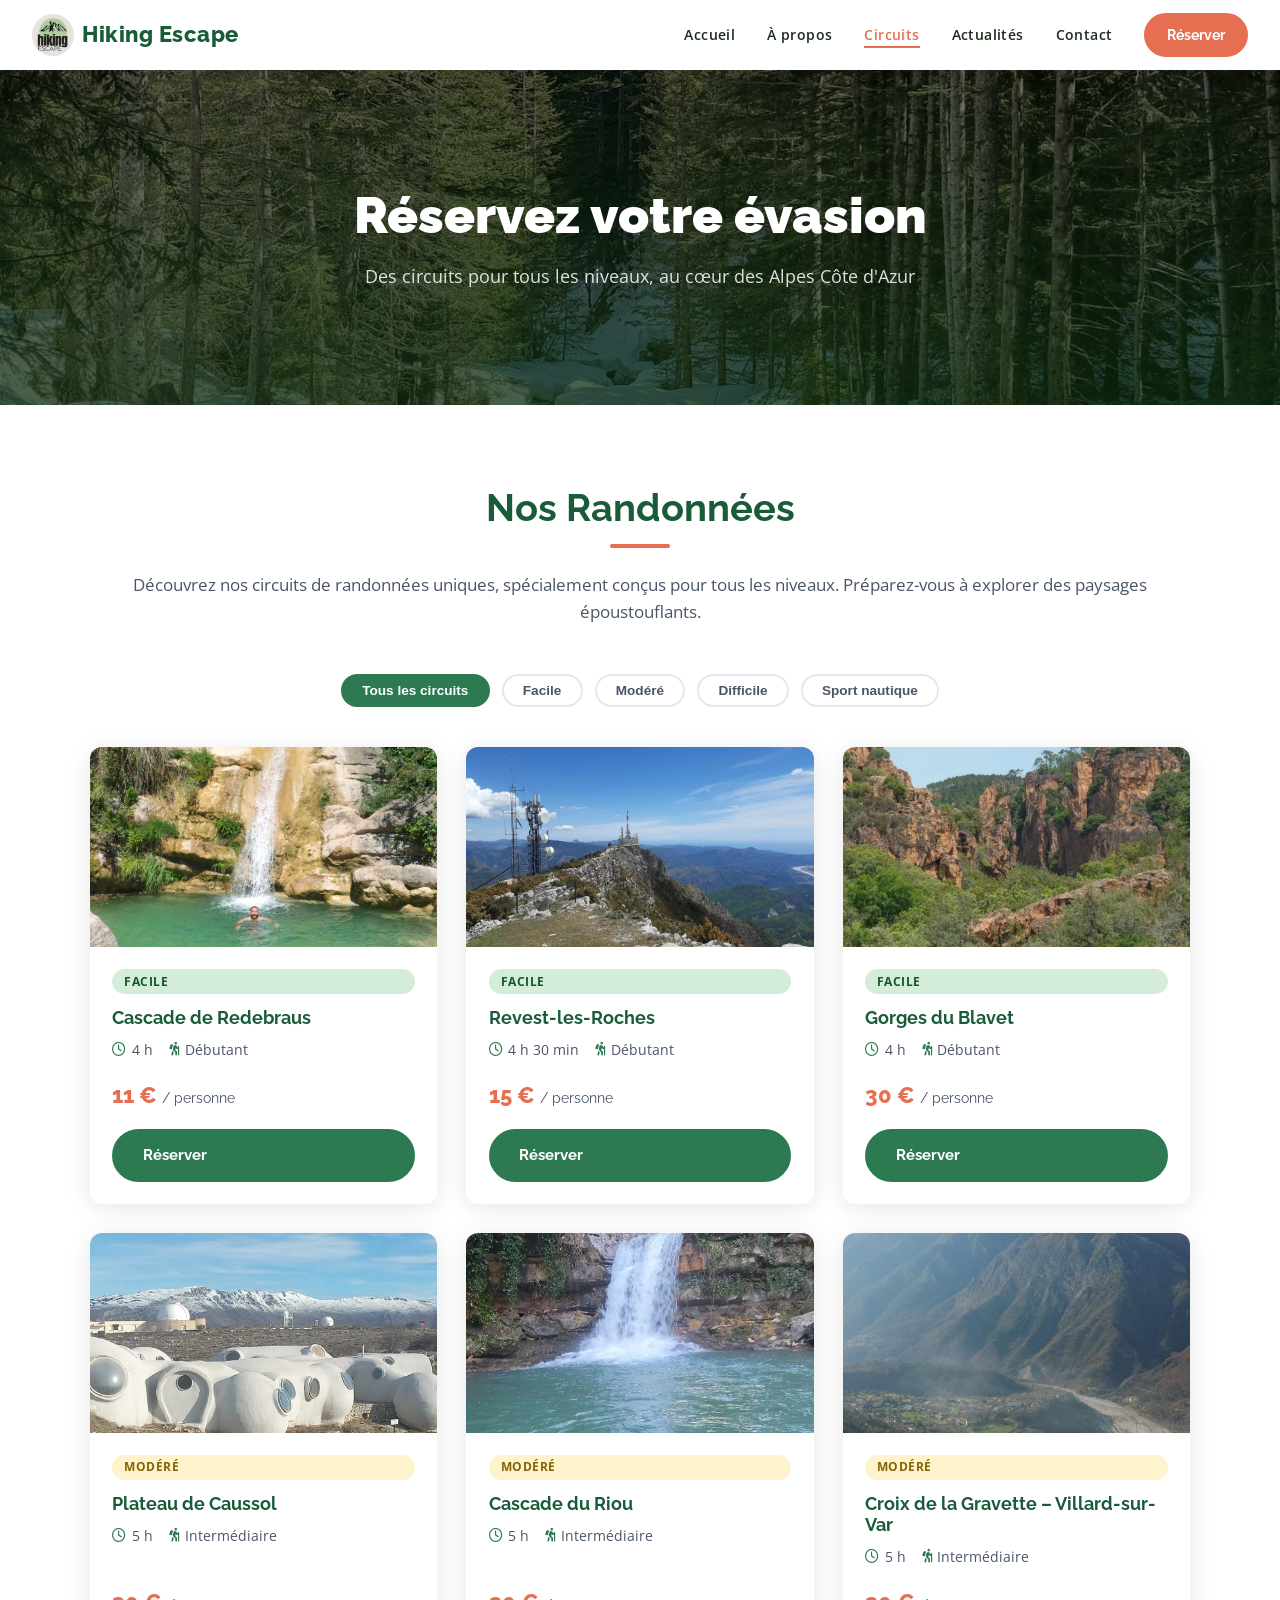
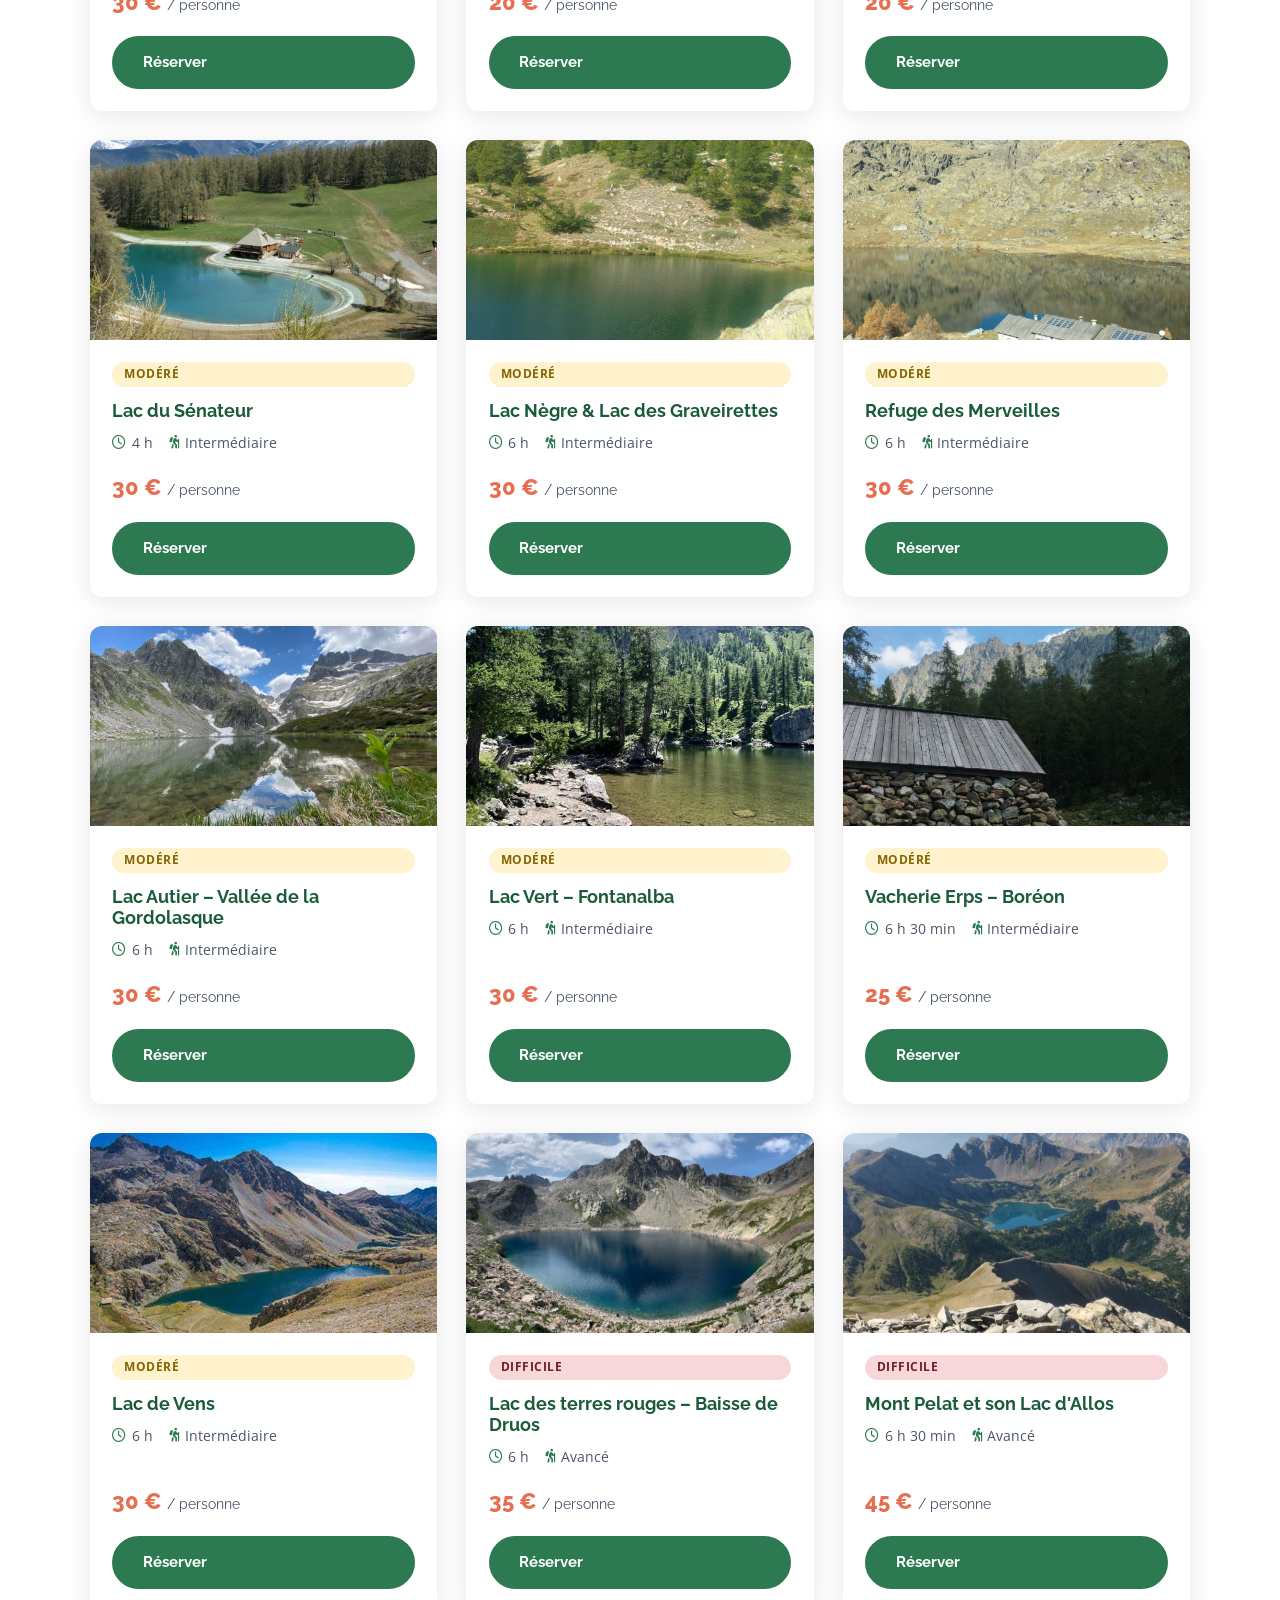
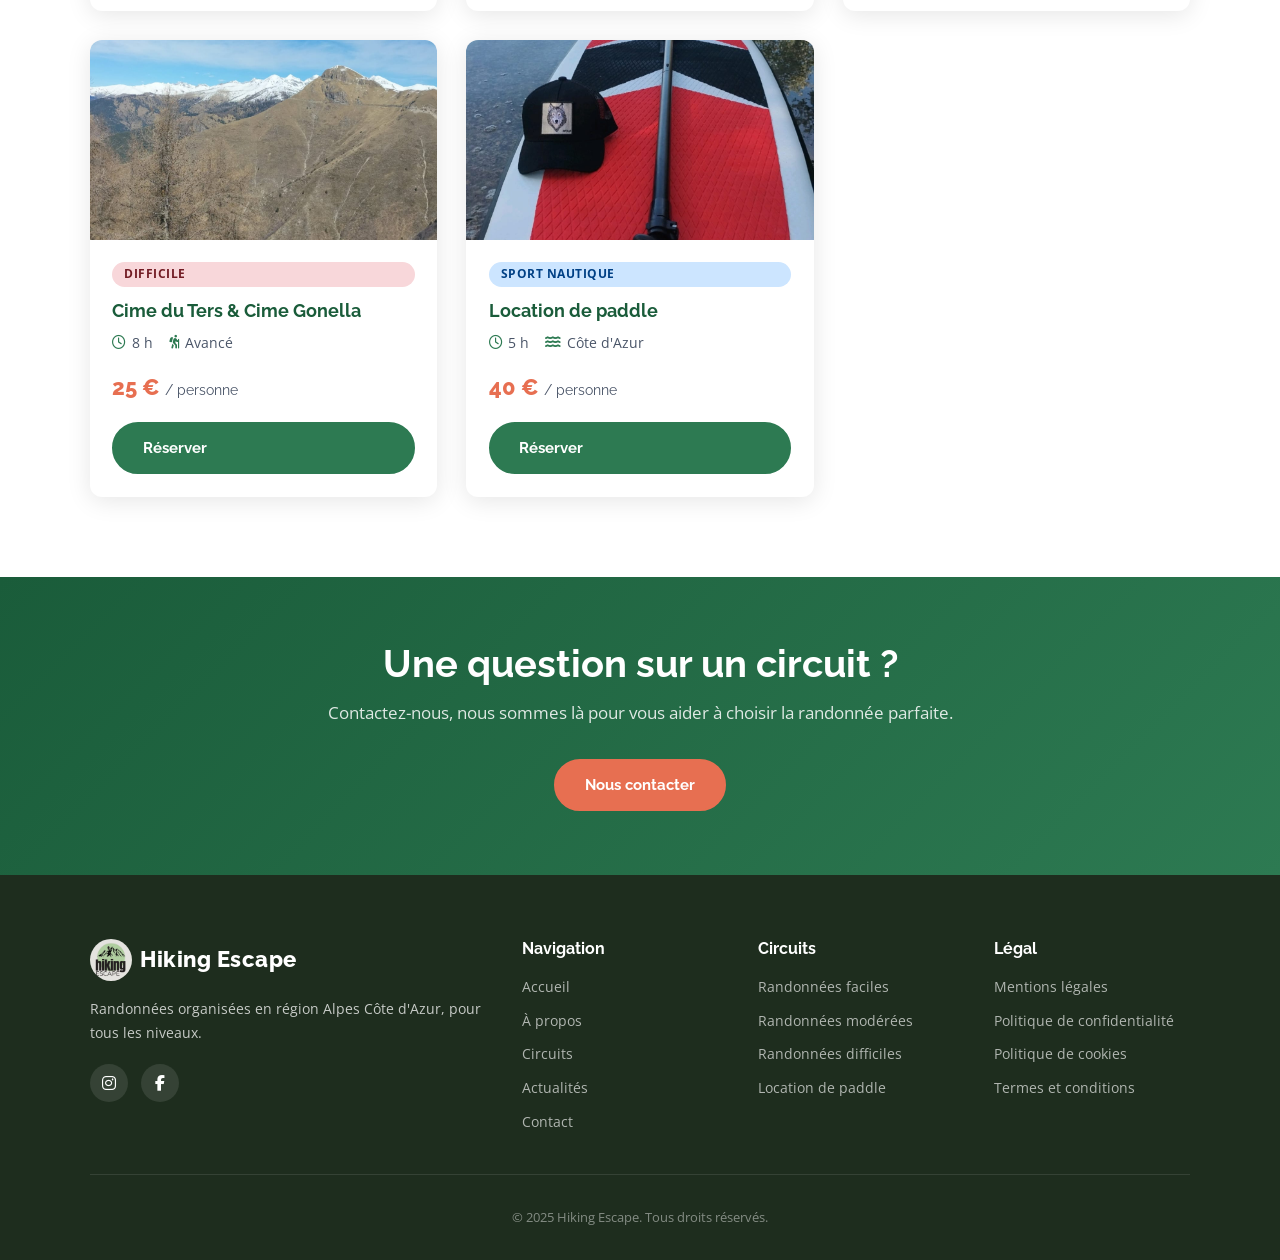
<file: circuits.html>
﻿<!DOCTYPE html>
<html lang="fr">
<head>
  <meta charset="UTF-8" />
  <meta name="viewport" content="width=device-width, initial-scale=1.0" />
  <title>Circuits – Hiking Escape</title>
  <meta name="description" content="Découvrez tous nos circuits de randonnée en Alpes Côte d'Azur. Facile, modéré ou difficile, trouvez l'aventure qui vous correspond." />
  <link rel="preconnect" href="https://fonts.googleapis.com" />
  <link rel="preconnect" href="https://fonts.gstatic.com" crossorigin />
  <link href="https://fonts.googleapis.com/css2?family=Raleway:wght@400;600;700;800;900&family=Open+Sans:wght@400;500;600&display=swap" rel="stylesheet" />
  <link rel="stylesheet" href="https://cdnjs.cloudflare.com/ajax/libs/font-awesome/6.5.0/css/all.min.css" />
  <link rel="icon" href="favicon.svg" type="image/svg+xml" />
  <link rel="stylesheet" href="css/style.css" />
</head>
<body>

  <!-- NAVBAR -->
  <nav class="navbar scrolled" id="navbar">
    <a href="index.html" class="nav-logo">
      <img src="logo.jpeg" alt="Logo Hiking Escape" />
      Hiking Escape
    </a>
    <ul class="nav-links">
      <li><a href="index.html"      class="nav-link">Accueil</a></li>
      <li><a href="a-propos.html"   class="nav-link">À propos</a></li>
      <li><a href="circuits.html"   class="nav-link active">Circuits</a></li>
      <li><a href="actualites.html" class="nav-link">Actualités</a></li>
      <li><a href="contact.html"    class="nav-link">Contact</a></li>
      <li><a href="contact.html"    class="btn btn-primary nav-cta">Réserver</a></li>
    </ul>
    <div class="hamburger" id="hamburger">
      <span></span><span></span><span></span>
    </div>
  </nav>

  <div class="mobile-nav" id="mobileNav">
    <a href="index.html"      class="nav-link">Accueil</a>
    <a href="a-propos.html"   class="nav-link">À propos</a>
    <a href="circuits.html"   class="nav-link active">Circuits</a>
    <a href="actualites.html" class="nav-link">Actualités</a>
    <a href="contact.html"    class="nav-link">Contact</a>
    <a href="contact.html"    class="btn btn-primary" style="margin-top:.5rem;text-align:center;">Réserver</a>
  </div>

  <!-- PAGE HERO -->
  <div class="page-hero" style="background-image:url('images/495101_8d3f61cd86a04f29be95e4344a2143c3~mv2.jpeg');">
    <div class="page-hero-overlay"></div>
    <div class="page-hero-content">
      <h1>Réservez votre évasion</h1>
      <p>Des circuits pour tous les niveaux, au cœur des Alpes Côte d'Azur</p>
    </div>
  </div>

  <!-- CIRCUITS -->
  <section style="background:var(--bg-white);padding:5rem 1.5rem;">
    <div class="container">
      <h2 class="section-title">Nos Randonnées</h2>
      <div class="section-divider"></div>
      <p class="section-subtitle">Découvrez nos circuits de randonnées uniques, spécialement conçus pour tous les niveaux. Préparez-vous à explorer des paysages époustouflants.</p>

      <!-- Filtres -->
      <div class="filters">
        <button class="filter-btn active" data-filter="all">Tous les circuits</button>
        <button class="filter-btn" data-filter="easy">Facile</button>
        <button class="filter-btn" data-filter="medium">Modéré</button>
        <button class="filter-btn" data-filter="hard">Difficile</button>
        <button class="filter-btn" data-filter="sport">Sport nautique</button>
      </div>

      <div class="circuits-grid" id="circuitsGrid">

        <!-- Facile -->
        <div class="circuit-card" data-level="easy">
          <img class="circuit-card-img" src="images/495101_ff0c88d73dc54291b60e18ffcb67f79b~mv2.jpeg" alt="Cascade de Redebraus" loading="lazy" />
          <div class="circuit-body">
            <span class="circuit-badge badge-easy">Facile</span>
            <h3>Cascade de Redebraus</h3>
            <div class="circuit-meta">
              <span><i class="fa-regular fa-clock"></i> 4 h</span>
              <span><i class="fa-solid fa-person-hiking"></i> Débutant</span>
            </div>
            <div class="circuit-price">11 € <span>/ personne</span></div>
            <a href="contact.html" class="btn btn-green">Réserver</a>
          </div>
        </div>

        <div class="circuit-card" data-level="easy">
          <img class="circuit-card-img" src="images/495101_1842c0e445854e5ba2606705a8e02d6e~mv2.jpeg" alt="Revest-les-Roches" loading="lazy" />
          <div class="circuit-body">
            <span class="circuit-badge badge-easy">Facile</span>
            <h3>Revest-les-Roches</h3>
            <div class="circuit-meta">
              <span><i class="fa-regular fa-clock"></i> 4 h 30 min</span>
              <span><i class="fa-solid fa-person-hiking"></i> Débutant</span>
            </div>
            <div class="circuit-price">15 € <span>/ personne</span></div>
            <a href="contact.html" class="btn btn-green">Réserver</a>
          </div>
        </div>

        <div class="circuit-card" data-level="easy">
          <img class="circuit-card-img" src="images/495101_a82143ccb5914ab0a4dc8ce318763c56~mv2.jpeg" alt="Gorges du Blavet" loading="lazy" />
          <div class="circuit-body">
            <span class="circuit-badge badge-easy">Facile</span>
            <h3>Gorges du Blavet</h3>
            <div class="circuit-meta">
              <span><i class="fa-regular fa-clock"></i> 4 h</span>
              <span><i class="fa-solid fa-person-hiking"></i> Débutant</span>
            </div>
            <div class="circuit-price">30 € <span>/ personne</span></div>
            <a href="contact.html" class="btn btn-green">Réserver</a>
          </div>
        </div>

        <!-- Modéré -->
        <div class="circuit-card" data-level="medium">
          <img class="circuit-card-img" src="images/495101_030021464d9749cb96fd32b245657bca~mv2.jpeg" alt="Plateau de Caussol" loading="lazy" />
          <div class="circuit-body">
            <span class="circuit-badge badge-medium">Modéré</span>
            <h3>Plateau de Caussol</h3>
            <div class="circuit-meta">
              <span><i class="fa-regular fa-clock"></i> 5 h</span>
              <span><i class="fa-solid fa-person-hiking"></i> Intermédiaire</span>
            </div>
            <div class="circuit-price">30 € <span>/ personne</span></div>
            <a href="contact.html" class="btn btn-green">Réserver</a>
          </div>
        </div>

        <div class="circuit-card" data-level="medium">
          <img class="circuit-card-img" src="images/495101_b5fc153f8f2941dbbeb0f69c7eca9a80~mv2.jpeg" alt="Cascade du Riou" loading="lazy" />
          <div class="circuit-body">
            <span class="circuit-badge badge-medium">Modéré</span>
            <h3>Cascade du Riou</h3>
            <div class="circuit-meta">
              <span><i class="fa-regular fa-clock"></i> 5 h</span>
              <span><i class="fa-solid fa-person-hiking"></i> Intermédiaire</span>
            </div>
            <div class="circuit-price">20 € <span>/ personne</span></div>
            <a href="contact.html" class="btn btn-green">Réserver</a>
          </div>
        </div>

        <div class="circuit-card" data-level="medium">
          <img class="circuit-card-img" src="images/495101_9005eb851e4541269b65a4763ca5a301~mv2.jpeg" alt="Croix de la Gravette" loading="lazy" />
          <div class="circuit-body">
            <span class="circuit-badge badge-medium">Modéré</span>
            <h3>Croix de la Gravette – Villard-sur-Var</h3>
            <div class="circuit-meta">
              <span><i class="fa-regular fa-clock"></i> 5 h</span>
              <span><i class="fa-solid fa-person-hiking"></i> Intermédiaire</span>
            </div>
            <div class="circuit-price">20 € <span>/ personne</span></div>
            <a href="contact.html" class="btn btn-green">Réserver</a>
          </div>
        </div>

        <div class="circuit-card" data-level="medium">
          <img class="circuit-card-img" src="images/495101_ff754fd4b85444189dd12cf9bd491d24~mv2.jpeg" alt="Lac du Sénateur" loading="lazy" />
          <div class="circuit-body">
            <span class="circuit-badge badge-medium">Modéré</span>
            <h3>Lac du Sénateur</h3>
            <div class="circuit-meta">
              <span><i class="fa-regular fa-clock"></i> 4 h</span>
              <span><i class="fa-solid fa-person-hiking"></i> Intermédiaire</span>
            </div>
            <div class="circuit-price">30 € <span>/ personne</span></div>
            <a href="contact.html" class="btn btn-green">Réserver</a>
          </div>
        </div>

        <div class="circuit-card" data-level="medium">
          <img class="circuit-card-img" src="images/495101_718b249285544528bc5cbe9cb2859063~mv2.jpeg" alt="Lac Nègre" loading="lazy" />
          <div class="circuit-body">
            <span class="circuit-badge badge-medium">Modéré</span>
            <h3>Lac Nègre & Lac des Graveirettes</h3>
            <div class="circuit-meta">
              <span><i class="fa-regular fa-clock"></i> 6 h</span>
              <span><i class="fa-solid fa-person-hiking"></i> Intermédiaire</span>
            </div>
            <div class="circuit-price">30 € <span>/ personne</span></div>
            <a href="contact.html" class="btn btn-green">Réserver</a>
          </div>
        </div>

        <div class="circuit-card" data-level="medium">
          <img class="circuit-card-img" src="images/495101_4a5d8942877a445ba10dcc5941c369d6~mv2.jpeg" alt="Refuge des Merveilles" loading="lazy" />
          <div class="circuit-body">
            <span class="circuit-badge badge-medium">Modéré</span>
            <h3>Refuge des Merveilles</h3>
            <div class="circuit-meta">
              <span><i class="fa-regular fa-clock"></i> 6 h</span>
              <span><i class="fa-solid fa-person-hiking"></i> Intermédiaire</span>
            </div>
            <div class="circuit-price">30 € <span>/ personne</span></div>
            <a href="contact.html" class="btn btn-green">Réserver</a>
          </div>
        </div>

        <div class="circuit-card" data-level="medium">
          <img class="circuit-card-img" src="images/495101_faa8c1796da04c11bfe0cd635b4c6513~mv2.jpeg" alt="Lac Autier – Vallée de la Gordolasque" loading="lazy" />
          <div class="circuit-body">
            <span class="circuit-badge badge-medium">Modéré</span>
            <h3>Lac Autier – Vallée de la Gordolasque</h3>
            <div class="circuit-meta">
              <span><i class="fa-regular fa-clock"></i> 6 h</span>
              <span><i class="fa-solid fa-person-hiking"></i> Intermédiaire</span>
            </div>
            <div class="circuit-price">30 € <span>/ personne</span></div>
            <a href="contact.html" class="btn btn-green">Réserver</a>
          </div>
        </div>

        <div class="circuit-card" data-level="medium">
          <img class="circuit-card-img" src="images/495101_18430833dac24ee6861f26d7d45ddc25~mv2.jpeg" alt="Lac Vert – Fontanalba" loading="lazy" />
          <div class="circuit-body">
            <span class="circuit-badge badge-medium">Modéré</span>
            <h3>Lac Vert – Fontanalba</h3>
            <div class="circuit-meta">
              <span><i class="fa-regular fa-clock"></i> 6 h</span>
              <span><i class="fa-solid fa-person-hiking"></i> Intermédiaire</span>
            </div>
            <div class="circuit-price">30 € <span>/ personne</span></div>
            <a href="contact.html" class="btn btn-green">Réserver</a>
          </div>
        </div>

        <div class="circuit-card" data-level="medium">
          <img class="circuit-card-img" src="images/495101_07cc9a22027146baa0a38ccf8485a29b~mv2.jpeg" alt="Vacherie Erps – Boréon" loading="lazy" />
          <div class="circuit-body">
            <span class="circuit-badge badge-medium">Modéré</span>
            <h3>Vacherie Erps – Boréon</h3>
            <div class="circuit-meta">
              <span><i class="fa-regular fa-clock"></i> 6 h 30 min</span>
              <span><i class="fa-solid fa-person-hiking"></i> Intermédiaire</span>
            </div>
            <div class="circuit-price">25 € <span>/ personne</span></div>
            <a href="contact.html" class="btn btn-green">Réserver</a>
          </div>
        </div>

        <div class="circuit-card" data-level="medium">
          <img class="circuit-card-img" src="images/495101_8dd9d895f49041cd95475339e3cc2b85~mv2.jpeg" alt="Lac de Vens" loading="lazy" />
          <div class="circuit-body">
            <span class="circuit-badge badge-medium">Modéré</span>
            <h3>Lac de Vens</h3>
            <div class="circuit-meta">
              <span><i class="fa-regular fa-clock"></i> 6 h</span>
              <span><i class="fa-solid fa-person-hiking"></i> Intermédiaire</span>
            </div>
            <div class="circuit-price">30 € <span>/ personne</span></div>
            <a href="contact.html" class="btn btn-green">Réserver</a>
          </div>
        </div>

        <!-- Difficile -->
        <div class="circuit-card" data-level="hard">
          <img class="circuit-card-img" src="images/495101_748d737d24454e569f3c154f74122f5d~mv2.jpeg" alt="Lac des terres rouges" loading="lazy" />
          <div class="circuit-body">
            <span class="circuit-badge badge-hard">Difficile</span>
            <h3>Lac des terres rouges – Baisse de Druos</h3>
            <div class="circuit-meta">
              <span><i class="fa-regular fa-clock"></i> 6 h</span>
              <span><i class="fa-solid fa-person-hiking"></i> Avancé</span>
            </div>
            <div class="circuit-price">35 € <span>/ personne</span></div>
            <a href="contact.html" class="btn btn-green">Réserver</a>
          </div>
        </div>

        <div class="circuit-card" data-level="hard">
          <img class="circuit-card-img" src="images/495101_79d90d78c05349f7a1b2b160dfa60620~mv2.jpeg" alt="Mont Pelat et son Lac d'Allos" loading="lazy" />
          <div class="circuit-body">
            <span class="circuit-badge badge-hard">Difficile</span>
            <h3>Mont Pelat et son Lac d'Allos</h3>
            <div class="circuit-meta">
              <span><i class="fa-regular fa-clock"></i> 6 h 30 min</span>
              <span><i class="fa-solid fa-person-hiking"></i> Avancé</span>
            </div>
            <div class="circuit-price">45 € <span>/ personne</span></div>
            <a href="contact.html" class="btn btn-green">Réserver</a>
          </div>
        </div>

        <div class="circuit-card" data-level="hard">
          <img class="circuit-card-img" src="images/495101_b53b88c63e5446cd9b458c9968ceeee7~mv2.jpeg" alt="Cime du Ters & Cime Gonella" loading="lazy" />
          <div class="circuit-body">
            <span class="circuit-badge badge-hard">Difficile</span>
            <h3>Cime du Ters & Cime Gonella</h3>
            <div class="circuit-meta">
              <span><i class="fa-regular fa-clock"></i> 8 h</span>
              <span><i class="fa-solid fa-person-hiking"></i> Avancé</span>
            </div>
            <div class="circuit-price">25 € <span>/ personne</span></div>
            <a href="contact.html" class="btn btn-green">Réserver</a>
          </div>
        </div>

        <!-- Sport nautique -->
        <div class="circuit-card" data-level="sport">
          <img class="circuit-card-img" src="images/495101_75e0a3a94acb487ea0a7ad42a6059cee~mv2.jpeg" alt="Location de paddle" loading="lazy" />
          <div class="circuit-body">
            <span class="circuit-badge badge-sport">Sport nautique</span>
            <h3>Location de paddle</h3>
            <div class="circuit-meta">
              <span><i class="fa-regular fa-clock"></i> 5 h</span>
              <span><i class="fa-solid fa-water"></i> Côte d'Azur</span>
            </div>
            <div class="circuit-price">40 € <span>/ personne</span></div>
            <a href="contact.html" class="btn btn-green">Réserver</a>
          </div>
        </div>

      </div><!-- /circuits-grid -->
    </div>
  </section>

  <!-- CTA -->
  <section class="cta-band">
    <div class="container">
      <h2>Une question sur un circuit ?</h2>
      <p>Contactez-nous, nous sommes là pour vous aider à choisir la randonnée parfaite.</p>
      <a href="contact.html" class="btn btn-primary">Nous contacter</a>
    </div>
  </section>

  <!-- FOOTER -->
  <footer>
    <div class="footer-inner">
      <div class="footer-brand">
        <div class="nav-logo">
          <img src="logo.jpeg" alt="Logo" />
          Hiking Escape
        </div>
        <p>Randonnées organisées en région Alpes Côte d'Azur, pour tous les niveaux.</p>
        <div class="footer-social">
          <a href="https://www.instagram.com/hikingescape0674" target="_blank" rel="noopener" class="social-icon"><i class="fa-brands fa-instagram"></i></a>
          <a href="#" class="social-icon"><i class="fa-brands fa-facebook-f"></i></a>
        </div>
      </div>
      <div>
        <h4>Navigation</h4>
        <ul class="footer-links">
          <li><a href="index.html">Accueil</a></li>
          <li><a href="a-propos.html">À propos</a></li>
          <li><a href="circuits.html">Circuits</a></li>
          <li><a href="actualites.html">Actualités</a></li>
          <li><a href="contact.html">Contact</a></li>
        </ul>
      </div>
      <div>
        <h4>Circuits</h4>
        <ul class="footer-links">
          <li><a href="circuits.html">Randonnées faciles</a></li>
          <li><a href="circuits.html">Randonnées modérées</a></li>
          <li><a href="circuits.html">Randonnées difficiles</a></li>
          <li><a href="circuits.html">Location de paddle</a></li>
        </ul>
      </div>
      <div>
        <h4>Légal</h4>
        <ul class="footer-links">
          <li><a href="mentions-legales.html">Mentions légales</a></li>
          <li><a href="politique-confidentialite.html">Politique de confidentialité</a></li>
          <li><a href="politique-cookies.html">Politique de cookies</a></li>
          <li><a href="termes-conditions.html">Termes et conditions</a></li>
        </ul>
      </div>
    </div>
    <div class="footer-bottom">
      <p>© 2025 Hiking Escape. Tous droits réservés.</p>
    </div>
  </footer>

  <script>
    // Navbar
    const navbar = document.getElementById('navbar');
    window.addEventListener('scroll', () => {
      if (window.scrollY > 50) navbar.classList.add('scrolled');
    });
    // Hamburger
    const hamburger = document.getElementById('hamburger');
    const mobileNav = document.getElementById('mobileNav');
    hamburger.addEventListener('click', () => {
      hamburger.classList.toggle('open');
      mobileNav.classList.toggle('open');
    });
    mobileNav.querySelectorAll('a').forEach(link => {
      link.addEventListener('click', () => {
        hamburger.classList.remove('open');
        mobileNav.classList.remove('open');
      });
    });

    // Filtres
    const filterBtns = document.querySelectorAll('.filter-btn');
    const cards = document.querySelectorAll('#circuitsGrid .circuit-card');

    filterBtns.forEach(btn => {
      btn.addEventListener('click', () => {
        filterBtns.forEach(b => b.classList.remove('active'));
        btn.classList.add('active');
        const filter = btn.dataset.filter;
        cards.forEach(card => {
          if (filter === 'all' || card.dataset.level === filter) {
            card.style.display = '';
          } else {
            card.style.display = 'none';
          }
        });
      });
    });
  </script>

</body>
</html>
</file>
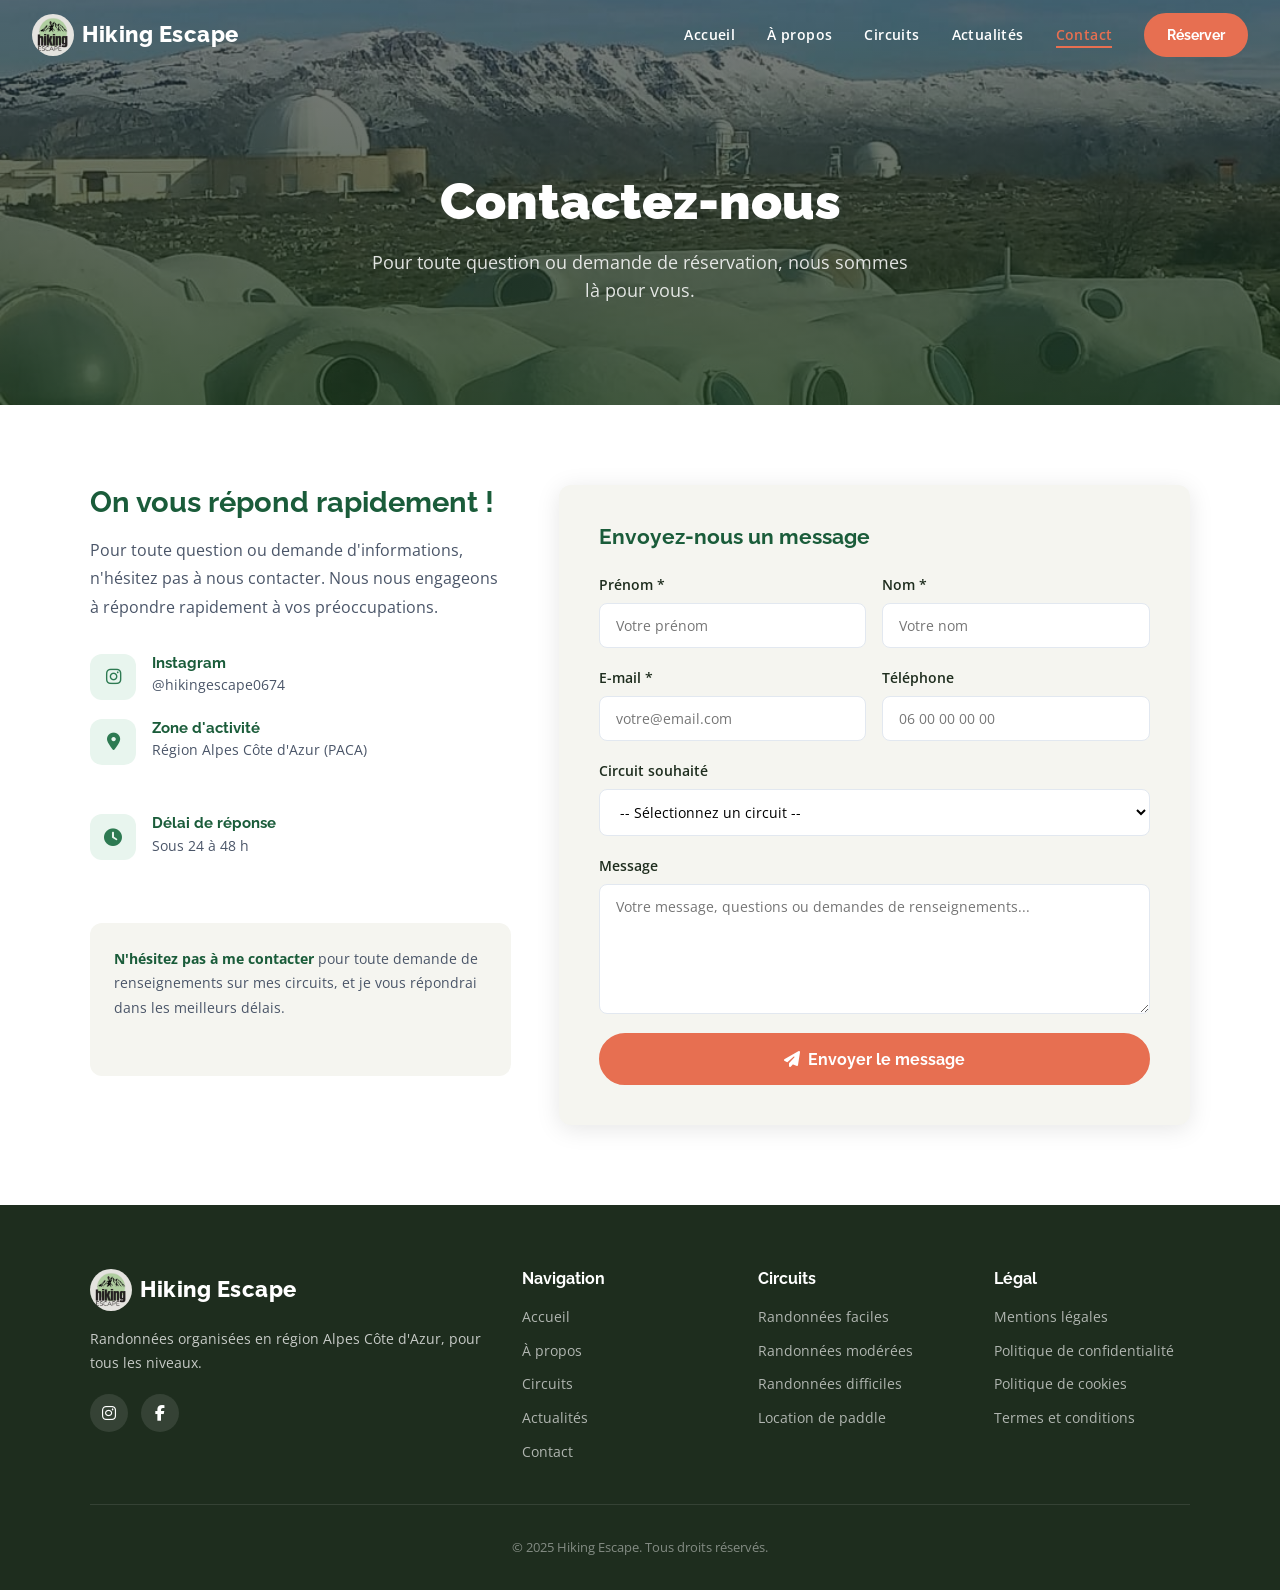
<file: contact.html>
﻿<!DOCTYPE html>
<html lang="fr">
<head>
  <meta charset="UTF-8" />
  <meta name="viewport" content="width=device-width, initial-scale=1.0" />
  <title>Contact – Hiking Escape</title>
  <meta name="description" content="Contactez Hiking Escape pour toute question sur nos randonnées en Alpes Côte d'Azur." />
  <link rel="preconnect" href="https://fonts.googleapis.com" />
  <link rel="preconnect" href="https://fonts.gstatic.com" crossorigin />
  <link href="https://fonts.googleapis.com/css2?family=Raleway:wght@400;600;700;800;900&family=Open+Sans:wght@400;500;600&display=swap" rel="stylesheet" />
  <link rel="stylesheet" href="https://cdnjs.cloudflare.com/ajax/libs/font-awesome/6.5.0/css/all.min.css" />
  <link rel="icon" href="favicon.svg" type="image/svg+xml" />
  <link rel="stylesheet" href="css/style.css" />
</head>
<body>

  <!-- NAVBAR -->
  <nav class="navbar scrolled" id="navbar">
    <a href="index.html" class="nav-logo">
      <img src="logo.jpeg" alt="Logo Hiking Escape" />
      Hiking Escape
    </a>
    <ul class="nav-links">
      <li><a href="index.html"      class="nav-link">Accueil</a></li>
      <li><a href="a-propos.html"   class="nav-link">À propos</a></li>
      <li><a href="circuits.html"   class="nav-link">Circuits</a></li>
      <li><a href="actualites.html" class="nav-link">Actualités</a></li>
      <li><a href="contact.html"    class="nav-link active">Contact</a></li>
      <li><a href="circuits.html"   class="btn btn-primary nav-cta">Réserver</a></li>
    </ul>
    <div class="hamburger" id="hamburger">
      <span></span><span></span><span></span>
    </div>
  </nav>

  <div class="mobile-nav" id="mobileNav">
    <a href="index.html"      class="nav-link">Accueil</a>
    <a href="a-propos.html"   class="nav-link">À propos</a>
    <a href="circuits.html"   class="nav-link">Circuits</a>
    <a href="actualites.html" class="nav-link">Actualités</a>
    <a href="contact.html"    class="nav-link active">Contact</a>
    <a href="circuits.html"   class="btn btn-primary" style="margin-top:.5rem;text-align:center;">Réserver</a>
  </div>

  <!-- PAGE HERO -->
  <div class="page-hero" style="background-image:url('images/495101_030021464d9749cb96fd32b245657bca~mv2.jpeg');">
    <div class="page-hero-overlay"></div>
    <div class="page-hero-content">
      <h1>Contactez-nous</h1>
      <p>Pour toute question ou demande de réservation, nous sommes là pour vous.</p>
    </div>
  </div>

  <!-- CONTACT -->
  <section class="contact-section" style="padding:5rem 1.5rem;">
    <div class="container">
      <div class="contact-grid">

        <!-- Infos -->
        <div class="contact-info">
          <h2>On vous répond rapidement !</h2>
          <p>Pour toute question ou demande d'informations, n'hésitez pas à nous contacter. Nous nous engageons à répondre rapidement à vos préoccupations.</p>

          <div class="contact-items">
            <div class="contact-item">
              <div class="contact-icon"><i class="fa-brands fa-instagram"></i></div>
              <div class="contact-item-text">
                <h4>Instagram</h4>
                <a href="https://www.instagram.com/hikingescape0674" target="_blank" rel="noopener">@hikingescape0674</a>
              </div>
            </div>
            <div class="contact-item">
              <div class="contact-icon"><i class="fa-solid fa-map-marker-alt"></i></div>
              <div class="contact-item-text">
                <h4>Zone d'activité</h4>
                <p>Région Alpes Côte d'Azur (PACA)</p>
              </div>
            </div>
            <div class="contact-item">
              <div class="contact-icon"><i class="fa-solid fa-clock"></i></div>
              <div class="contact-item-text">
                <h4>Délai de réponse</h4>
                <p>Sous 24 à 48 h</p>
              </div>
            </div>
          </div>

          <div style="margin-top:2rem;padding:1.5rem;background:var(--bg-light);border-radius:var(--radius);">
            <p style="font-size:.9rem;color:var(--text-mid);line-height:1.7;">
              <strong style="color:var(--green-dark);">N'hésitez pas à me contacter</strong> pour toute demande de renseignements sur mes circuits, et je vous répondrai dans les meilleurs délais.
            </p>
          </div>
        </div>

        <!-- Formulaire -->
        <div class="contact-form">
          <h3 style="color:var(--green-dark);margin-bottom:1.5rem;font-size:1.3rem;">Envoyez-nous un message</h3>
          <!--
            Pour activer ce formulaire sans backend, remplacez l'action par votre endpoint Formspree :
            https://formspree.io/f/xqewyjwj
            Créez un compte gratuit sur formspree.io
          -->
          <form action="https://formspree.io/f/xqewyjwj" method="POST" id="contactForm">
            <div class="form-row">
              <div class="form-group">
                <label for="prenom">Prénom *</label>
                <input type="text" id="prenom" name="prenom" placeholder="Votre prénom" required autocomplete="given-name" />
              </div>
              <div class="form-group">
                <label for="nom">Nom *</label>
                <input type="text" id="nom" name="nom" placeholder="Votre nom" required autocomplete="family-name" />
              </div>
            </div>
            <div class="form-row">
              <div class="form-group">
                <label for="email">E-mail *</label>
                <input type="email" id="email" name="email" placeholder="votre@email.com" required autocomplete="email" />
              </div>
              <div class="form-group">
                <label for="telephone">Téléphone</label>
                <input type="tel" id="telephone" name="telephone" placeholder="06 00 00 00 00" autocomplete="tel" />
              </div>
            </div>
            <div class="form-group">
              <label for="circuit">Circuit souhaité</label>
              <select id="circuit" name="circuit">
                <option value="">-- Sélectionnez un circuit --</option>
                <option>Cascade de Redebraus (4h – 11€)</option>
                <option>Revest-les-Roches (4h30 – 15€)</option>
                <option>Gorges du Blavet (4h – 30€)</option>
                <option>Cascade du Riou (5h – 20€)</option>
                <option>Plateau de Caussol (5h – 30€)</option>
                <option>Croix de la Gravette – Villard-sur-Var (5h – 20€)</option>
                <option>Lac du Sénateur (4h – 30€)</option>
                <option>Lac Nègre & Lac des Graveirettes (6h – 30€)</option>
                <option>Refuge des Merveilles (6h – 30€)</option>
                <option>Lac Autier – Vallée de la Gordolasque (6h – 30€)</option>
                <option>Lac Vert – Fontanalba (6h – 30€)</option>
                <option>Vacherie Erps – Boréon (6h30 – 25€)</option>
                <option>Lac de Vens (6h – 30€)</option>
                <option>Lac des terres rouges – Baisse de Druos (6h – 35€)</option>
                <option>Mont Pelat et son Lac d'Allos (6h30 – 45€)</option>
                <option>Cime du Ters & Cime Gonella (8h – 25€)</option>
                <option>Location de paddle (5h – 40€)</option>
                <option>Autre / Renseignement général</option>
              </select>
            </div>
            <div class="form-group">
              <label for="message">Message</label>
              <textarea id="message" name="message" placeholder="Votre message, questions ou demandes de renseignements..."></textarea>
            </div>
            <!-- Honeypot anti-spam -->
            <input type="text" name="_gotcha" style="display:none" tabindex="-1" autocomplete="off" />
            <button type="submit" class="btn btn-primary form-submit">
              <i class="fa-solid fa-paper-plane"></i>&nbsp; Envoyer le message
            </button>
          </form>
          <p id="formSuccess" style="display:none;margin-top:1rem;color:var(--green-mid);font-weight:600;text-align:center;">
            ✅ Message envoyé ! Nous vous répondrons dans les meilleurs délais.
          </p>
        </div>

      </div>
    </div>
  </section>

  <!-- FOOTER -->
  <footer>
    <div class="footer-inner">
      <div class="footer-brand">
        <div class="nav-logo">
          <img src="logo.jpeg" alt="Logo" />
          Hiking Escape
        </div>
        <p>Randonnées organisées en région Alpes Côte d'Azur, pour tous les niveaux.</p>
        <div class="footer-social">
          <a href="https://www.instagram.com/hikingescape0674" target="_blank" rel="noopener" class="social-icon"><i class="fa-brands fa-instagram"></i></a>
          <a href="#" class="social-icon"><i class="fa-brands fa-facebook-f"></i></a>
        </div>
      </div>
      <div>
        <h4>Navigation</h4>
        <ul class="footer-links">
          <li><a href="index.html">Accueil</a></li>
          <li><a href="a-propos.html">À propos</a></li>
          <li><a href="circuits.html">Circuits</a></li>
          <li><a href="actualites.html">Actualités</a></li>
          <li><a href="contact.html">Contact</a></li>
        </ul>
      </div>
      <div>
        <h4>Circuits</h4>
        <ul class="footer-links">
          <li><a href="circuits.html">Randonnées faciles</a></li>
          <li><a href="circuits.html">Randonnées modérées</a></li>
          <li><a href="circuits.html">Randonnées difficiles</a></li>
          <li><a href="circuits.html">Location de paddle</a></li>
        </ul>
      </div>
      <div>
        <h4>Légal</h4>
        <ul class="footer-links">
          <li><a href="mentions-legales.html">Mentions légales</a></li>
          <li><a href="politique-confidentialite.html">Politique de confidentialité</a></li>
          <li><a href="politique-cookies.html">Politique de cookies</a></li>
          <li><a href="termes-conditions.html">Termes et conditions</a></li>
        </ul>
      </div>
    </div>
    <div class="footer-bottom">
      <p>© 2025 Hiking Escape. Tous droits réservés.</p>
    </div>
  </footer>

  <script>
    const navbar = document.getElementById('navbar');
    window.addEventListener('scroll', () => {
      navbar.classList.toggle('scrolled', window.scrollY > 50);
    });
    const hamburger = document.getElementById('hamburger');
    const mobileNav = document.getElementById('mobileNav');
    hamburger.addEventListener('click', () => {
      hamburger.classList.toggle('open');
      mobileNav.classList.toggle('open');
    });
    mobileNav.querySelectorAll('a').forEach(link => {
      link.addEventListener('click', () => {
        hamburger.classList.remove('open');
        mobileNav.classList.remove('open');
      });
    });

    // Gestion formulaire (Formspree AJAX)
    const form = document.getElementById('contactForm');
    form.addEventListener('submit', async (e) => {
      e.preventDefault();
      const data = new FormData(form);
      try {
        const res = await fetch(form.action, {
          method: 'POST',
          body: data,
          headers: { 'Accept': 'application/json' }
        });
        if (res.ok) {
          form.reset();
          document.getElementById('formSuccess').style.display = 'block';
        }
      } catch (err) {
        // fallback: submit normalement
        form.submit();
      }
    });
  </script>

</body>
</html>
</file>
<file: css/style.css>
/* ============================================================
   Hiking Escape – Feuille de style globale
   ============================================================ */

/* ---------- Variables ---------- */
:root {
  --green-dark:   #1a5c3a;
  --green-mid:    #2d7a52;
  --green-light:  #52b788;
  --accent:       #e76f51;
  --accent-dark:  #c1440e;
  --bg-light:     #f5f5f0;
  --bg-white:     #ffffff;
  --text-dark:    #1e2d1e;
  --text-mid:     #4a5568;
  --text-light:   #718096;
  --border:       #e2e8f0;
  --shadow:       0 4px 24px rgba(0,0,0,.10);
  --radius:       12px;
  --transition:   .3s ease;
}

/* ---------- Reset ---------- */
*, *::before, *::after { box-sizing: border-box; margin: 0; padding: 0; }
html { scroll-behavior: smooth; font-size: 16px; }
body {
  font-family: 'Open Sans', sans-serif;
  color: var(--text-dark);
  background: var(--bg-light);
  line-height: 1.6;
}
img { max-width: 100%; display: block; }
a  { color: inherit; text-decoration: none; }
ul { list-style: none; }

/* ---------- Typography ---------- */
h1, h2, h3, h4 {
  font-family: 'Raleway', sans-serif;
  line-height: 1.2;
}
.section-title {
  font-size: clamp(1.6rem, 3vw, 2.4rem);
  color: var(--green-dark);
  text-align: center;
  margin-bottom: .5rem;
}
.section-subtitle {
  text-align: center;
  color: var(--text-mid);
  margin-bottom: 3rem;
  font-size: 1.05rem;
}
.section-divider {
  width: 60px;
  height: 4px;
  background: var(--accent);
  border-radius: 2px;
  margin: .8rem auto 1.5rem;
}

/* ---------- Boutons ---------- */
.btn {
  display: inline-block;
  padding: .75rem 1.8rem;
  border-radius: 50px;
  font-family: 'Raleway', sans-serif;
  font-weight: 700;
  font-size: .95rem;
  cursor: pointer;
  transition: all var(--transition);
  border: 2px solid transparent;
}
.btn-primary {
  background: var(--accent);
  color: #fff;
  border-color: var(--accent);
}
.btn-primary:hover {
  background: var(--accent-dark);
  border-color: var(--accent-dark);
  transform: translateY(-2px);
  box-shadow: 0 6px 20px rgba(231,111,81,.35);
}
.btn-outline {
  background: transparent;
  color: #fff;
  border-color: #fff;
}
.btn-outline:hover {
  background: #fff;
  color: var(--green-dark);
  transform: translateY(-2px);
}
.btn-green {
  background: var(--green-mid);
  color: #fff;
  border-color: var(--green-mid);
}
.btn-green:hover {
  background: var(--green-dark);
  border-color: var(--green-dark);
  transform: translateY(-2px);
}

/* ============================================================
   NAVBAR
   ============================================================ */
.navbar {
  position: fixed;
  top: 0; left: 0; right: 0;
  z-index: 1000;
  padding: 0 2rem;
  height: 70px;
  display: flex;
  align-items: center;
  justify-content: space-between;
  transition: background var(--transition), box-shadow var(--transition);
  background: transparent;
}
.navbar.scrolled {
  background: var(--bg-white);
  box-shadow: 0 2px 12px rgba(0,0,0,.12);
}
.navbar.scrolled .nav-logo,
.navbar.scrolled .nav-link { color: var(--text-dark); }
.navbar.scrolled .nav-logo { color: var(--green-dark); }

.nav-logo {
  font-family: 'Raleway', sans-serif;
  font-size: 1.4rem;
  font-weight: 800;
  color: #fff;
  letter-spacing: .5px;
  display: flex;
  align-items: center;
  gap: .5rem;
}
.nav-logo img {
  width: 42px;
  height: 42px;
  border-radius: 50%;
  object-fit: cover;
}
.nav-links {
  display: flex;
  gap: 2rem;
  align-items: center;
}
.nav-link {
  color: #fff;
  font-weight: 600;
  font-size: .9rem;
  letter-spacing: .4px;
  position: relative;
  transition: color var(--transition);
}
.nav-link::after {
  content: '';
  position: absolute;
  bottom: -4px; left: 0;
  width: 0; height: 2px;
  background: var(--accent);
  transition: width var(--transition);
}
.nav-link:hover::after,
.nav-link.active::after { width: 100%; }
.nav-link.active { color: var(--accent); }
.navbar.scrolled .nav-link.active { color: var(--accent); }

.nav-cta {
  padding: .5rem 1.3rem;
  font-size: .9rem;
}

/* Hamburger */
.hamburger {
  display: none;
  flex-direction: column;
  gap: 5px;
  cursor: pointer;
  padding: 4px;
}
.hamburger span {
  width: 26px;
  height: 2px;
  background: #fff;
  border-radius: 2px;
  transition: all var(--transition);
  display: block;
}
.navbar.scrolled .hamburger span { background: var(--text-dark); }
.hamburger.open span:nth-child(1) { transform: translateY(7px) rotate(45deg); }
.hamburger.open span:nth-child(2) { opacity: 0; }
.hamburger.open span:nth-child(3) { transform: translateY(-7px) rotate(-45deg); }

/* Mobile nav */
.mobile-nav {
  display: none;
  position: fixed;
  top: 70px; left: 0; right: 0;
  background: var(--bg-white);
  padding: 1.5rem 2rem 2rem;
  box-shadow: 0 8px 24px rgba(0,0,0,.15);
  z-index: 999;
  flex-direction: column;
  gap: 1rem;
}
.mobile-nav.open { display: flex; }
.mobile-nav .nav-link {
  color: var(--text-dark);
  font-size: 1.1rem;
  padding: .5rem 0;
  border-bottom: 1px solid var(--border);
}
.mobile-nav .nav-link::after { display: none; }

/* ============================================================
   HERO
   ============================================================ */
.hero {
  min-height: 100vh;
  background-size: cover;
  background-position: center;
  display: flex;
  align-items: center;
  justify-content: center;
  text-align: center;
  position: relative;
}
.hero-overlay {
  position: absolute;
  inset: 0;
  background: linear-gradient(
    to bottom,
    rgba(0,0,0,.5) 0%,
    rgba(10,40,10,.6) 60%,
    rgba(10,40,10,.85) 100%
  );
}
.hero-content {
  position: relative;
  z-index: 1;
  color: #fff;
  padding: 0 1.5rem;
  max-width: 800px;
}
.hero-eyebrow {
  display: inline-flex;
  align-items: center;
  gap: .5rem;
  font-size: .8rem;
  letter-spacing: 2px;
  text-transform: uppercase;
  color: #fff;
  font-weight: 700;
  margin-bottom: 1.4rem;
  background: rgba(255,255,255,.15);
  border: 1.5px solid rgba(255,255,255,.45);
  backdrop-filter: blur(6px);
  -webkit-backdrop-filter: blur(6px);
  padding: .45rem 1rem;
  border-radius: 50px;
  text-shadow: none;
  box-shadow: 0 2px 12px rgba(0,0,0,.18);
}
.hero-content h1 {
  font-size: clamp(2.2rem, 5vw, 4rem);
  font-weight: 900;
  line-height: 1.1;
  margin-bottom: 1.2rem;
  text-shadow: 0 2px 12px rgba(0,0,0,.4);
}
.hero-content p {
  font-size: clamp(.95rem, 2vw, 1.15rem);
  opacity: .9;
  max-width: 540px;
  margin: 0 auto 2rem;
}
.hero-buttons {
  display: flex;
  gap: 1rem;
  justify-content: center;
  flex-wrap: wrap;
}
.hero-scroll {
  position: absolute;
  bottom: 2rem; left: 50%;
  transform: translateX(-50%);
  color: #fff;
  font-size: .75rem;
  letter-spacing: 2px;
  text-transform: uppercase;
  display: flex;
  flex-direction: column;
  align-items: center;
  gap: .4rem;
  opacity: .7;
  animation: bounce 2s infinite;
}
.hero-scroll i { font-size: 1.2rem; }
@keyframes bounce {
  0%, 100% { transform: translateX(-50%) translateY(0); }
  50%       { transform: translateX(-50%) translateY(8px); }
}

/* ============================================================
   SECTIONS
   ============================================================ */
section { padding: 5rem 1.5rem; }
.container { max-width: 1100px; margin: 0 auto; }

/* ============================================================
   ABOUT STRIP (homepage)
   ============================================================ */
.about-strip {
  background: var(--green-dark);
  color: #fff;
  padding: 4rem 1.5rem;
}
.about-strip-inner {
  max-width: 1100px;
  margin: 0 auto;
  display: grid;
  grid-template-columns: 1fr 1fr;
  gap: 3rem;
  align-items: center;
}
.about-strip h2 {
  font-size: clamp(1.5rem, 3vw, 2rem);
  margin-bottom: 1rem;
  color: #fff;
}
.about-strip p { opacity: .85; line-height: 1.8; }
.stats-grid {
  display: grid;
  grid-template-columns: 1fr 1fr;
  gap: 1.5rem;
}
.stat-card {
  background: rgba(255,255,255,.1);
  border-radius: var(--radius);
  padding: 1.5rem;
  text-align: center;
}
.stat-number {
  font-family: 'Raleway', sans-serif;
  font-size: 2.2rem;
  font-weight: 900;
  color: var(--green-light);
}
.stat-label { font-size: .85rem; opacity: .8; margin-top: .3rem; }

/* ============================================================
   CIRCUITS GRID (homepage preview + page circuits)
   ============================================================ */
.circuits-section { background: var(--bg-white); }
.circuits-grid {
  display: grid;
  grid-template-columns: repeat(auto-fill, minmax(300px, 1fr));
  gap: 1.8rem;
}
.circuit-card {
  background: var(--bg-white);
  border-radius: var(--radius);
  overflow: hidden;
  box-shadow: var(--shadow);
  transition: transform var(--transition), box-shadow var(--transition);
  display: flex;
  flex-direction: column;
}
.circuit-card:hover {
  transform: translateY(-6px);
  box-shadow: 0 12px 36px rgba(0,0,0,.15);
}
.circuit-card-img {
  width: 100%;
  height: 200px;
  object-fit: cover;
}
.circuit-card-img-placeholder {
  width: 100%;
  height: 200px;
  background: linear-gradient(135deg, var(--green-mid), var(--green-dark));
  display: flex;
  align-items: center;
  justify-content: center;
}
.circuit-card-img-placeholder i {
  font-size: 3.5rem;
  color: rgba(255,255,255,.4);
}
.circuit-body {
  padding: 1.4rem;
  flex: 1;
  display: flex;
  flex-direction: column;
}
.circuit-badge {
  display: inline-block;
  padding: .2rem .75rem;
  border-radius: 50px;
  font-size: .72rem;
  font-weight: 700;
  text-transform: uppercase;
  letter-spacing: .5px;
  margin-bottom: .8rem;
}
.badge-easy   { background: #d4edda; color: #155724; }
.badge-medium { background: #fff3cd; color: #856404; }
.badge-hard   { background: #f8d7da; color: #721c24; }
.badge-sport  { background: #cce5ff; color: #004085; }

.circuit-body h3 {
  font-size: 1.1rem;
  margin-bottom: .7rem;
  color: var(--green-dark);
}
.circuit-meta {
  display: flex;
  gap: 1rem;
  margin-bottom: 1rem;
  color: var(--text-mid);
  font-size: .87rem;
}
.circuit-meta span { display: flex; align-items: center; gap: .35rem; }
.circuit-meta i { color: var(--green-mid); }
.circuit-price {
  font-family: 'Raleway', sans-serif;
  font-size: 1.4rem;
  font-weight: 800;
  color: var(--accent);
  margin-top: auto;
  margin-bottom: 1rem;
}
.circuit-price span { font-size: .85rem; font-weight: 400; color: var(--text-mid); }

/* Filtres circuits */
.filters {
  display: flex;
  gap: .75rem;
  flex-wrap: wrap;
  justify-content: center;
  margin-bottom: 2.5rem;
}
.filter-btn {
  padding: .45rem 1.2rem;
  border-radius: 50px;
  border: 2px solid var(--border);
  background: var(--bg-white);
  color: var(--text-mid);
  font-size: .85rem;
  font-weight: 600;
  cursor: pointer;
  transition: all var(--transition);
}
.filter-btn:hover,
.filter-btn.active {
  border-color: var(--green-mid);
  background: var(--green-mid);
  color: #fff;
}

/* ============================================================
   TÉMOIGNAGES
   ============================================================ */
.testimonials-section {
  background: var(--bg-light);
}
.testimonials-grid {
  display: grid;
  grid-template-columns: repeat(auto-fill, minmax(280px, 1fr));
  gap: 1.5rem;
}
.testimonial-card {
  background: var(--bg-white);
  border-radius: var(--radius);
  padding: 1.8rem;
  box-shadow: var(--shadow);
  position: relative;
}
.testimonial-card::before {
  content: '"';
  font-family: 'Raleway', sans-serif;
  font-size: 5rem;
  color: var(--green-light);
  opacity: .25;
  position: absolute;
  top: .5rem; left: 1rem;
  line-height: 1;
}
.testimonial-text {
  font-style: italic;
  color: var(--text-mid);
  line-height: 1.7;
  margin-bottom: 1.2rem;
  position: relative;
  z-index: 1;
}
.testimonial-author {
  display: flex;
  align-items: center;
  gap: .8rem;
}
.testimonial-avatar {
  width: 44px;
  height: 44px;
  border-radius: 50%;
  background: var(--green-light);
  display: flex;
  align-items: center;
  justify-content: center;
  color: #fff;
  font-weight: 700;
  font-size: 1.1rem;
  flex-shrink: 0;
}
.testimonial-name { font-weight: 700; font-size: .95rem; color: var(--green-dark); }
.testimonial-stars { color: #f59e0b; font-size: .8rem; }

/* ============================================================
   ACTUALITÉS – CARDS
   ============================================================ */
.news-section { background: var(--bg-white); }
.news-grid {
  display: grid;
  grid-template-columns: repeat(auto-fill, minmax(300px, 1fr));
  gap: 1.8rem;
}
.news-card {
  border-radius: var(--radius);
  overflow: hidden;
  box-shadow: var(--shadow);
  background: var(--bg-white);
  transition: transform var(--transition);
  display: flex;
  flex-direction: column;
}
.news-card:hover { transform: translateY(-4px); }
.news-card img {
  width: 100%;
  height: 210px;
  object-fit: cover;
}
.news-body {
  padding: 1.4rem;
  flex: 1;
  display: flex;
  flex-direction: column;
}
.news-date {
  font-size: .78rem;
  color: var(--text-light);
  text-transform: uppercase;
  letter-spacing: 1px;
  margin-bottom: .6rem;
}
.news-body h3 {
  font-size: 1.05rem;
  color: var(--green-dark);
  margin-bottom: .7rem;
}
.news-body p {
  font-size: .9rem;
  color: var(--text-mid);
  line-height: 1.7;
}

/* Leave the date paragraph natural size; allow content paragraphs to grow */
.news-body p:not(.news-date) {
  flex: 1;
}
.news-link {
  display: inline-flex;
  align-items: center;
  gap: .4rem;
  margin-top: 1rem;
  color: var(--accent);
  font-weight: 700;
  font-size: .88rem;
  transition: gap var(--transition);
}
.news-link:hover { gap: .7rem; }

/* ============================================================
   À PROPOS
   ============================================================ */
.about-hero {
  min-height: 50vh;
  background-size: cover;
  background-position: center;
  display: flex;
  align-items: center;
  justify-content: center;
  position: relative;
  text-align: center;
}
.page-hero-overlay {
  position: absolute;
  inset: 0;
  background: linear-gradient(to bottom, rgba(0,0,0,.5), rgba(10,40,10,.75));
}
.page-hero-content {
  position: relative;
  z-index: 1;
  color: #fff;
  padding: 0 1.5rem;
}
.page-hero-content h1 {
  font-size: clamp(2rem, 4vw, 3.2rem);
  font-weight: 900;
  margin-bottom: 1rem;
}
.page-hero-content p {
  font-size: 1.1rem;
  opacity: .85;
  max-width: 550px;
  margin: 0 auto;
}

.about-content {
  background: var(--bg-white);
}
.about-grid {
  display: grid;
  grid-template-columns: 1fr 1fr;
  gap: 4rem;
  align-items: center;
}
.about-image {
  border-radius: var(--radius);
  overflow: hidden;
  box-shadow: var(--shadow);
}
.about-image img {
  width: 100%;
  height: 400px;
  object-fit: cover;
}
.about-text h2 {
  font-size: clamp(1.5rem, 2.5vw, 2rem);
  color: var(--green-dark);
  margin-bottom: 1rem;
}
.about-text p {
  color: var(--text-mid);
  line-height: 1.8;
  margin-bottom: 1rem;
}
.about-values {
  display: grid;
  grid-template-columns: 1fr 1fr;
  gap: 1.2rem;
  margin-top: 2rem;
}
.value-item {
  display: flex;
  gap: .8rem;
  align-items: flex-start;
}
.value-icon {
  width: 40px;
  height: 40px;
  border-radius: 10px;
  background: #e8f5ee;
  display: flex;
  align-items: center;
  justify-content: center;
  flex-shrink: 0;
}
.value-icon i { color: var(--green-mid); font-size: 1.1rem; }
.value-text h4 { font-size: .95rem; color: var(--green-dark); margin-bottom: .2rem; }
.value-text p { font-size: .85rem; color: var(--text-mid); }

/* Équipe */
.team-section { background: var(--bg-light); }
.team-grid {
  display: grid;
  grid-template-columns: repeat(auto-fill, minmax(240px, 1fr));
  gap: 2rem;
}
.team-card {
  background: var(--bg-white);
  border-radius: var(--radius);
  padding: 2rem 1.5rem;
  text-align: center;
  box-shadow: var(--shadow);
}
.team-avatar {
  width: 90px;
  height: 90px;
  border-radius: 50%;
  background: linear-gradient(135deg, var(--green-mid), var(--green-dark));
  display: flex;
  align-items: center;
  justify-content: center;
  margin: 0 auto 1rem;
  font-size: 2.5rem;
  color: #fff;
}
.team-card h3 { color: var(--green-dark); font-size: 1.1rem; margin-bottom: .3rem; }
.team-card p  { color: var(--text-mid); font-size: .88rem; }

/* ============================================================
   CONTACT
   ============================================================ */
.contact-section { background: var(--bg-white); }
.contact-grid {
  display: grid;
  grid-template-columns: 1fr 1.5fr;
  gap: 3rem;
  align-items: start;
}
.contact-info h2 {
  font-size: 1.8rem;
  color: var(--green-dark);
  margin-bottom: 1rem;
}
.contact-info p {
  color: var(--text-mid);
  line-height: 1.8;
  margin-bottom: 2rem;
}
.contact-items { display: flex; flex-direction: column; gap: 1.2rem; }
.contact-item {
  display: flex;
  gap: 1rem;
  align-items: flex-start;
}
.contact-icon {
  width: 46px; height: 46px;
  border-radius: 12px;
  background: #e8f5ee;
  display: flex;
  align-items: center;
  justify-content: center;
  flex-shrink: 0;
}
.contact-icon i { color: var(--green-mid); font-size: 1.1rem; }
.contact-item-text h4 { font-size: .95rem; font-weight: 700; color: var(--green-dark); }
.contact-item-text p, .contact-item-text a {
  font-size: .9rem;
  color: var(--text-mid);
}
.contact-item-text a:hover { color: var(--green-mid); }

/* Formulaire */
.contact-form {
  background: var(--bg-light);
  border-radius: var(--radius);
  padding: 2.5rem;
  box-shadow: var(--shadow);
}
.form-row {
  display: grid;
  grid-template-columns: 1fr 1fr;
  gap: 1rem;
}
.form-group {
  display: flex;
  flex-direction: column;
  gap: .4rem;
  margin-bottom: 1.2rem;
}
.form-group label {
  font-weight: 600;
  font-size: .88rem;
  color: var(--text-dark);
}
.form-group input,
.form-group textarea,
.form-group select {
  padding: .75rem 1rem;
  border: 1.5px solid var(--border);
  border-radius: 8px;
  font-family: 'Open Sans', sans-serif;
  font-size: .9rem;
  background: var(--bg-white);
  transition: border-color var(--transition);
  outline: none;
}
.form-group input:focus,
.form-group textarea:focus,
.form-group select:focus { border-color: var(--green-mid); }
.form-group textarea { resize: vertical; min-height: 130px; }
.form-submit { width: 100%; padding: .9rem; font-size: 1rem; }

/* ============================================================
   INSTAGRAM GRID
   ============================================================ */
.instagram-section {
  background: var(--bg-light);
}
.instagram-header {
  text-align: center;
  margin-bottom: 2rem;
}
.instagram-header .handle {
  color: var(--green-mid);
  font-weight: 700;
}
.instagram-grid {
  display: grid;
  grid-template-columns: repeat(4, 1fr);
  gap: .8rem;
}
.insta-item {
  aspect-ratio: 1;
  overflow: hidden;
  border-radius: 8px;
}
.insta-item img {
  width: 100%;
  height: 100%;
  object-fit: cover;
  transition: transform var(--transition);
}
.insta-item:hover img { transform: scale(1.05); }

/* ============================================================
   PAGE HERO (page interne)
   ============================================================ */
.page-hero {
  padding-top: 70px;
  min-height: 45vh;
  display: flex;
  align-items: center;
  justify-content: center;
  text-align: center;
  background-size: cover;
  background-position: center;
  position: relative;
}

/* ============================================================
   CTA BAND
   ============================================================ */
.cta-band {
  background: linear-gradient(135deg, var(--green-dark), var(--green-mid));
  color: #fff;
  text-align: center;
  padding: 4rem 1.5rem;
}
.cta-band h2 {
  font-size: clamp(1.6rem, 3vw, 2.4rem);
  margin-bottom: .8rem;
}
.cta-band p {
  opacity: .85;
  margin-bottom: 2rem;
  font-size: 1.05rem;
}

/* ============================================================
   FOOTER
   ============================================================ */
footer {
  background: var(--text-dark);
  color: rgba(255,255,255,.75);
  padding: 4rem 1.5rem 2rem;
}
.footer-inner {
  max-width: 1100px;
  margin: 0 auto;
  display: grid;
  grid-template-columns: 2fr 1fr 1fr 1fr;
  gap: 2.5rem;
  margin-bottom: 2.5rem;
}
.footer-brand .nav-logo {
  margin-bottom: 1rem;
  color: #fff;
}
.footer-brand p { font-size: .88rem; line-height: 1.7; }
.footer-social {
  display: flex;
  gap: .8rem;
  margin-top: 1.2rem;
}
.social-icon {
  width: 38px; height: 38px;
  border-radius: 50%;
  background: rgba(255,255,255,.1);
  display: flex;
  align-items: center;
  justify-content: center;
  color: #fff;
  font-size: 1rem;
  transition: background var(--transition);
}
.social-icon:hover { background: var(--accent); }

footer h4 {
  font-family: 'Raleway', sans-serif;
  color: #fff;
  font-size: 1rem;
  margin-bottom: 1rem;
}
.footer-links { display: flex; flex-direction: column; gap: .5rem; }
.footer-links a {
  font-size: .88rem;
  color: rgba(255,255,255,.65);
  transition: color var(--transition);
}
.footer-links a:hover { color: var(--green-light); }

.footer-bottom {
  max-width: 1100px;
  margin: 0 auto;
  padding-top: 2rem;
  border-top: 1px solid rgba(255,255,255,.1);
  text-align: center;
  font-size: .82rem;
  color: rgba(255,255,255,.45);
}

/* ============================================================
   RESPONSIVE
   ============================================================ */
@media (max-width: 900px) {
  .about-strip-inner { grid-template-columns: 1fr; gap: 2rem; }
  .about-grid { grid-template-columns: 1fr; }
  .contact-grid { grid-template-columns: 1fr; }
  .footer-inner { grid-template-columns: 1fr 1fr; }
  .instagram-grid { grid-template-columns: repeat(3, 1fr); }
}

@media (max-width: 700px) {
  .nav-links { display: none; }
  .hamburger { display: flex; }
  .circuits-grid { grid-template-columns: 1fr; }
  .news-grid { grid-template-columns: 1fr; }
  .form-row { grid-template-columns: 1fr; }
  .about-values { grid-template-columns: 1fr; }
  .footer-inner { grid-template-columns: 1fr; }
  .instagram-grid { grid-template-columns: repeat(2, 1fr); }
  .stats-grid { grid-template-columns: 1fr 1fr; }
}
</file>
